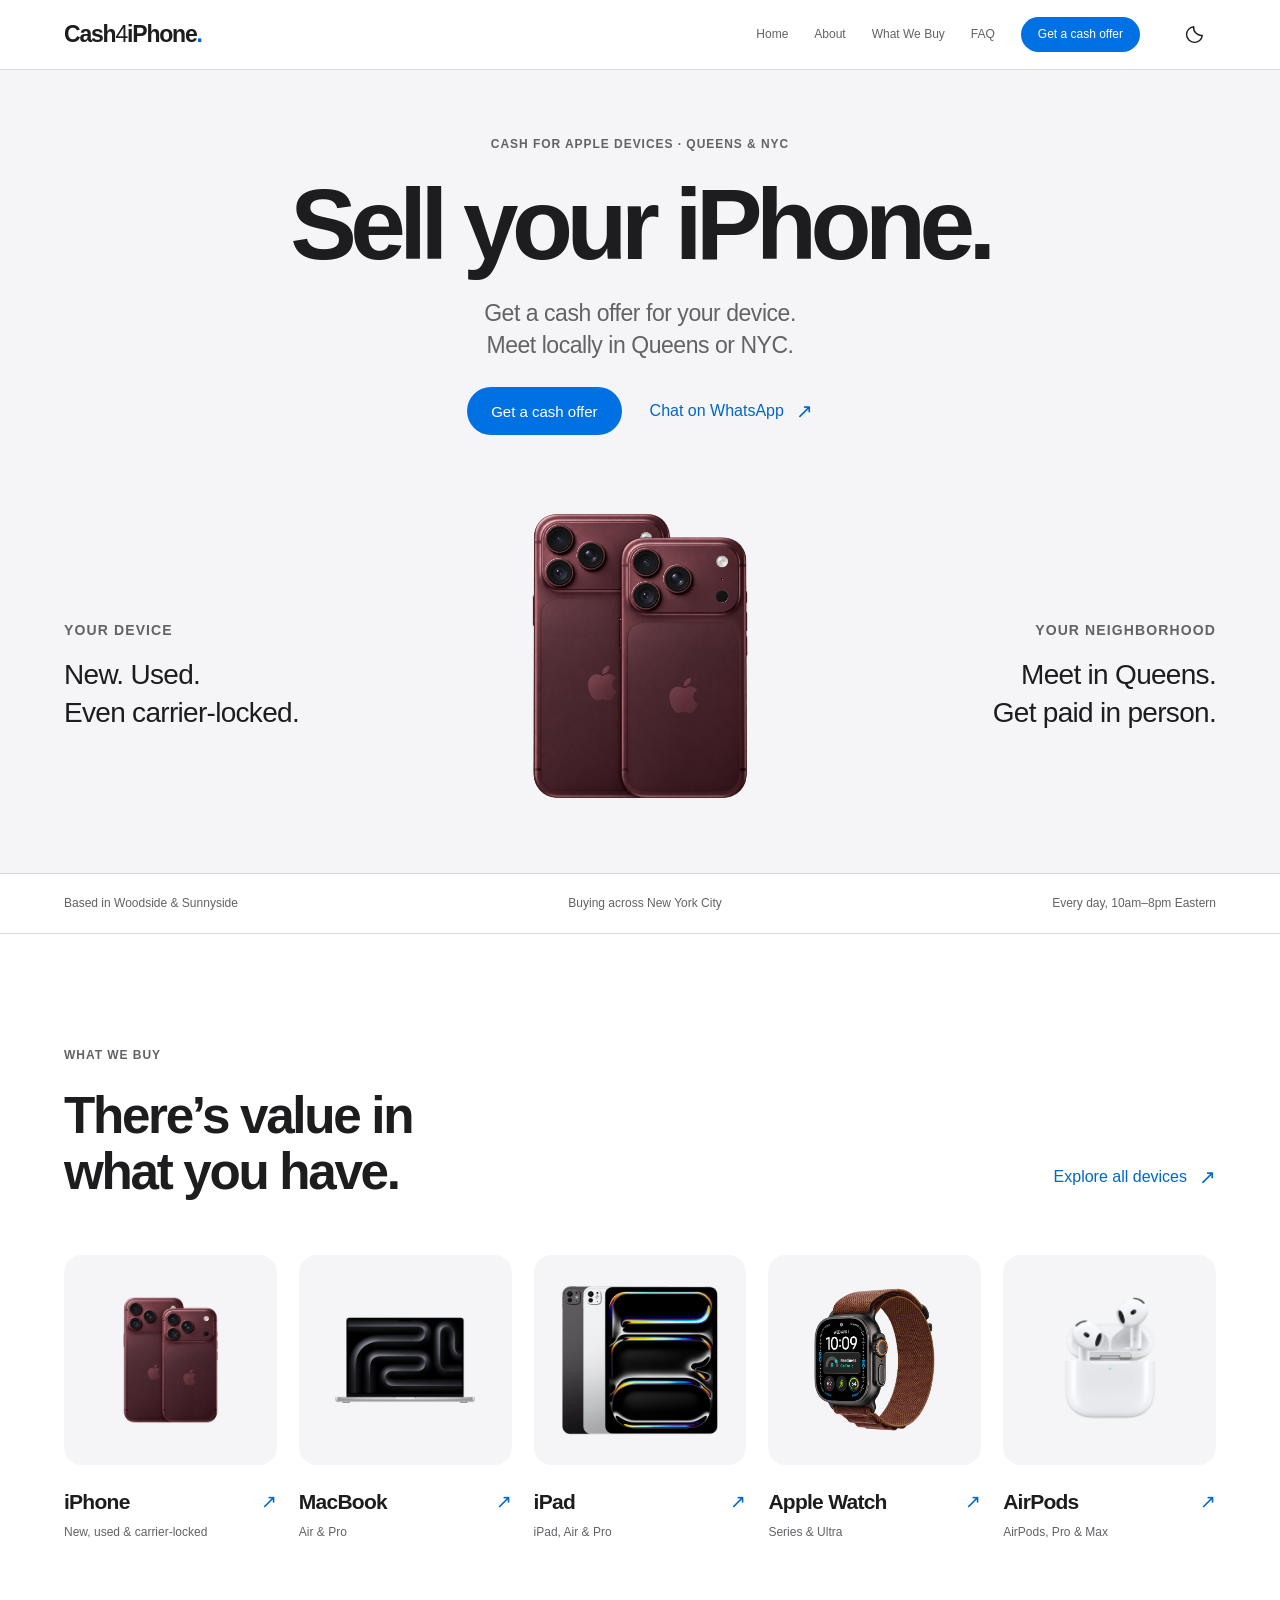
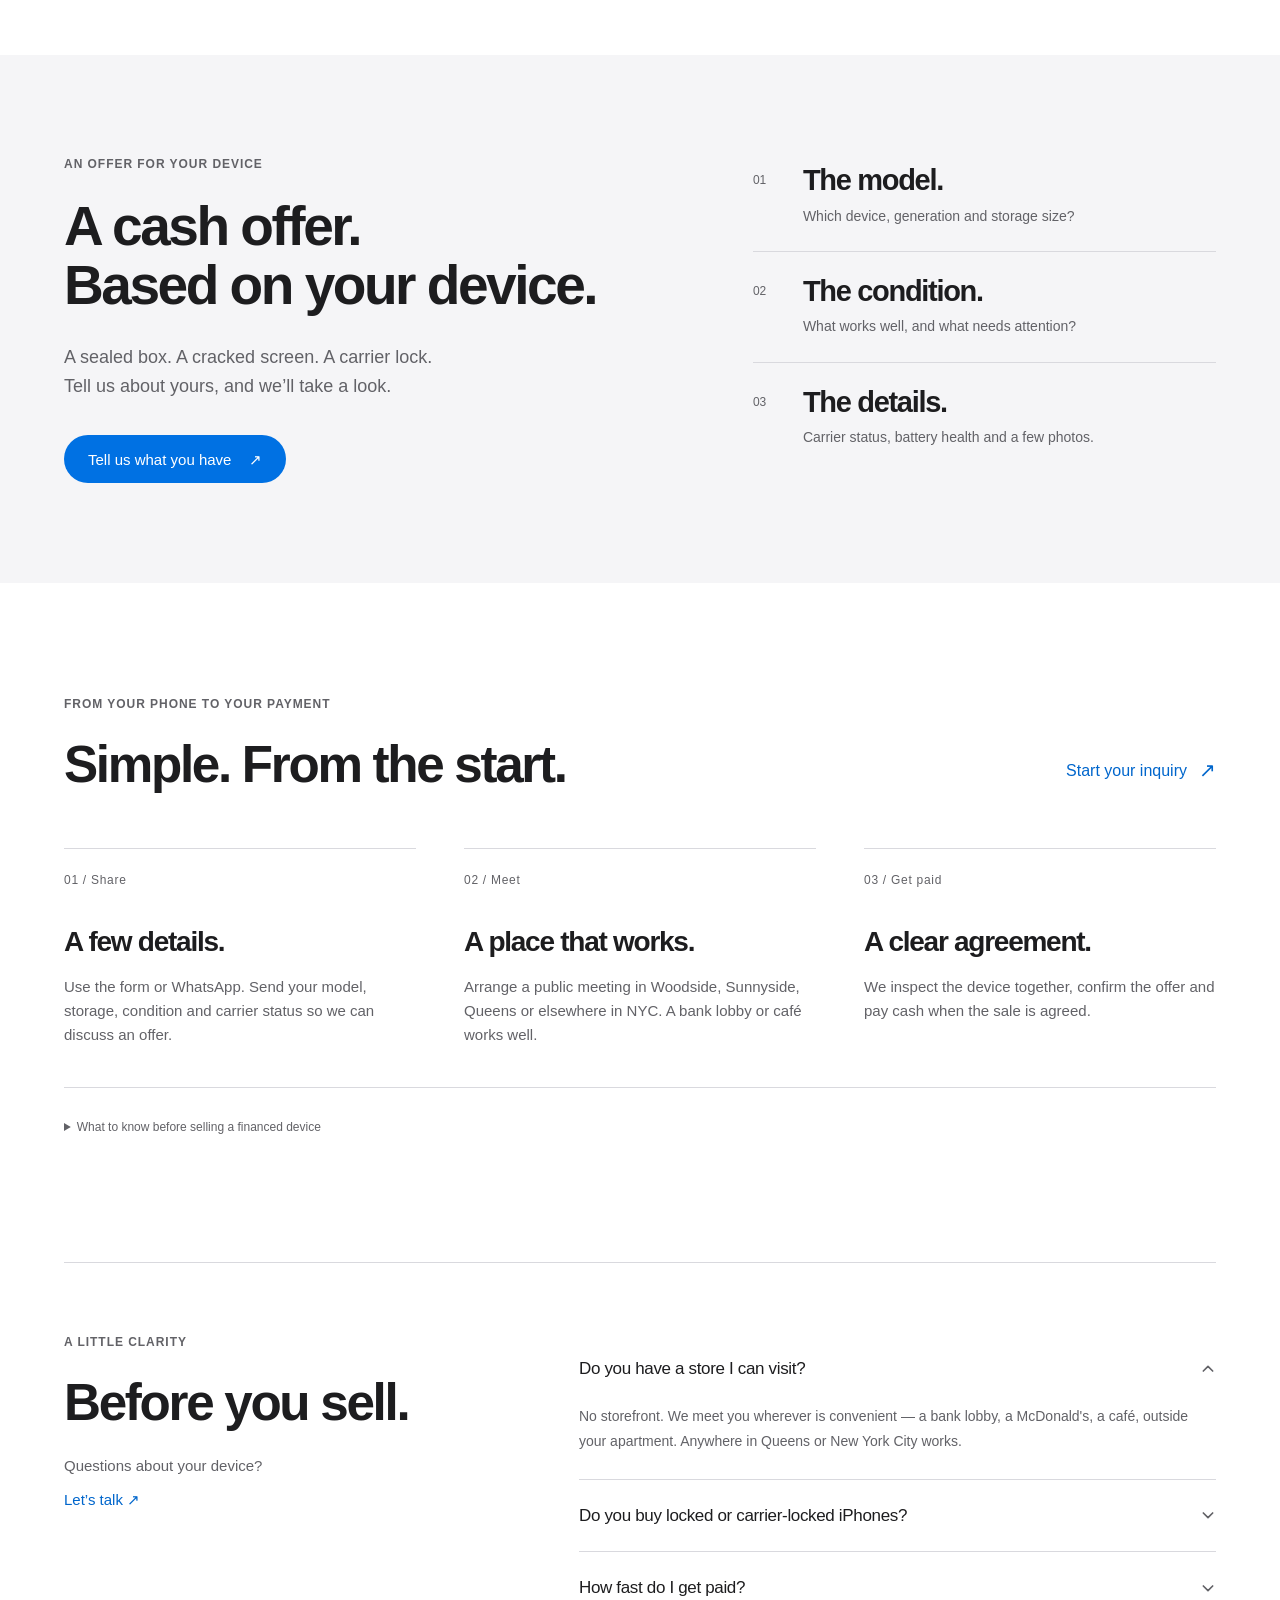
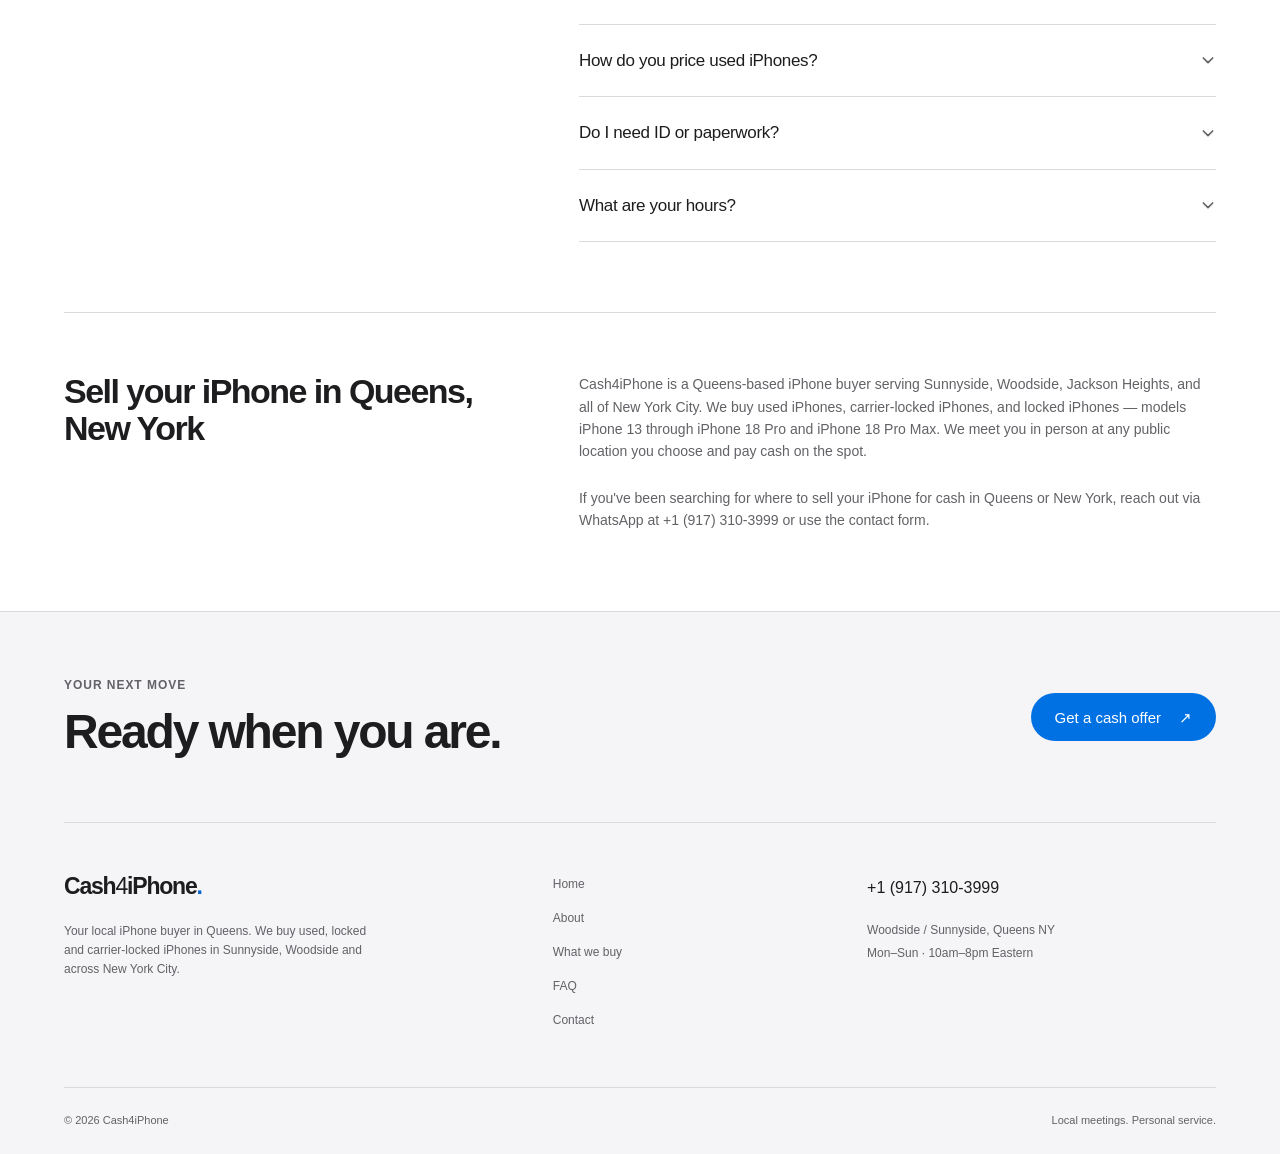
<file: index.html>
<!DOCTYPE html>
<html lang="en">
<head>
  <meta charset="UTF-8"/>
  <meta name="viewport" content="width=device-width,initial-scale=1.0"/>
  <title>Cash4iPhone — Sell Your iPhone for Cash in Queens, NY | Cash for Apple Devices</title>
  <meta name="description" content="Sell your new, used or carrier-locked iPhone for cash in Queens, Sunnyside, Woodside and NYC. Request an offer and arrange an in-person meeting with Cash4iPhone."/>
  <meta name="keywords" content="cash for iPhone Queens NY, sell iPhone for cash New York, cash4iphone Queens, cash for iphone NYC, iPhone buyer Queens NY, sell used iPhone NYC, locked iPhone buyer Queens, carrier locked iPhone buyer New York, sell iPhone same day cash Queens, cash4iphone, buy my iPhone Queens NY, sell iPhone Sunnyside Queens, cash for phones NYC, iPhone cash buyer near me New York"/>
  <link rel="canonical" href="https://cash4iphone.net/"/>

  <meta property="og:title" content="Cash4iPhone — Sell Your iPhone for Cash | Queens & NYC"/>
  <meta property="og:description" content="Sell your iPhone for cash in Queens and NYC. Request an offer and arrange a convenient in-person meeting."/>
  <meta property="og:type" content="website"/>
  <meta property="og:url" content="https://cash4iphone.net/"/>
  <meta property="og:locale" content="en_US"/>
  <meta property="og:image" content="https://cash4iphone.net/assets/images/iphone-18-lineup.webp"/>
  <meta property="og:site_name" content="Cash4iPhone"/>

  <script type="application/ld+json">
  {
    "@context": "https://schema.org",
    "@type": "WebSite",
    "name": "Cash4iPhone",
    "alternateName": ["Cash 4 iPhone", "cash4iphone.net"],
    "url": "https://cash4iphone.net/"
  }
  </script>

  <script type="application/ld+json">
  {
    "@context": "https://schema.org",
    "@type": "LocalBusiness",
    "name": "Cash4iPhone",
    "alternateName": "Cash 4 iPhone",
    "description": "Cash4iPhone is a cash for iPhone buyer in Queens. We pay instant cash for used iPhones, locked iPhones, and carrier-locked iPhones in Sunnyside, Woodside, and all of New York City.",
    "url": "https://cash4iphone.net",
    "telephone": "+19173103999",
    "address": {
      "@type": "PostalAddress",
      "addressLocality": "Woodside",
      "addressRegion": "NY",
      "postalCode": "11377",
      "addressCountry": "US"
    },
    "areaServed": [
      {"@type": "City", "name": "New York"},
      {"@type": "Neighborhood", "name": "Queens"},
      {"@type": "Neighborhood", "name": "Sunnyside"},
      {"@type": "Neighborhood", "name": "Woodside"}
    ],
    "openingHoursSpecification": {
      "@type": "OpeningHoursSpecification",
      "dayOfWeek": ["Monday","Tuesday","Wednesday","Thursday","Friday","Saturday","Sunday"],
      "opens": "10:00",
      "closes": "20:00"
    },
    "priceRange": "$$",
    "sameAs": ["https://wa.me/19173103999"]
  }
  </script>

  <link rel="icon" href="/favicon.ico" sizes="48x48"/>
  <link rel="icon" type="image/png" sizes="32x32" href="/favicon-32x32.png"/>
  <link rel="icon" type="image/png" sizes="16x16" href="/favicon-16x16.png"/>
  <link rel="apple-touch-icon" href="/apple-touch-icon.png"/>
  <link rel="manifest" href="/site.webmanifest"/>
  <meta name="theme-color" content="#ffffff"/>
  <script src="/theme.js"></script>
  <link rel="stylesheet" href="style.css"/>


<noscript><style>.hamburger{display:none!important}.mobile-menu{display:flex!important;position:static!important;flex-wrap:wrap}header nav{display:none!important}</style></noscript>
</head>
<body class="home-page">
<a class="skip-link" href="#main">Skip to content</a>

<header>
  <a href="/" class="logo" aria-label="Cash4iPhone home"><span class="brand-name">Cash<span>4</span>iPhone<span class="brand-period">.</span></span></a>
  <nav aria-label="Main navigation">
    <a href="/">Home</a>
    <a href="/about/">About</a>
    <a href="/products/">What We Buy</a>
    <a href="#faq">FAQ</a>
    <a href="/contact-us/" class="cta-nav">Get a cash offer</a>
  </nav>
  <div class="header-tools"><button type="button" class="theme-toggle" aria-label="Switch to dark mode" aria-pressed="false"><svg class="theme-moon" viewBox="0 0 24 24" fill="none" stroke="currentColor" stroke-width="1.6" stroke-linecap="round" stroke-linejoin="round" aria-hidden="true"><path d="M20.9 13A9 9 0 0 1 11 3.1 9 9 0 1 0 20.9 13Z"/></svg><svg class="theme-sun" viewBox="0 0 24 24" fill="none" stroke="currentColor" stroke-width="1.6" stroke-linecap="round" aria-hidden="true"><circle cx="12" cy="12" r="4"/><path d="M12 2v2m0 16v2M2 12h2m16 0h2M4.93 4.93l1.42 1.42m11.3 11.3 1.42 1.42m0-14.14-1.42 1.42M6.35 17.65l-1.42 1.42"/></svg></button><button class="hamburger" aria-label="Open menu" aria-expanded="false" aria-controls="mobile-menu"><span></span><span></span><span></span></button></div>
</header>
<div class="mobile-menu" id="mobile-menu">
  <a href="/">Home</a>
  <a href="/about/">About</a>
  <a href="/products/">What We Buy</a>
  <a href="#faq">FAQ</a>
  <a href="/contact-us/" class="cta-nav">Get a cash offer</a>
</div>

<main id="main">

<section class="home-hero"><div class="hero-intro"><p class="eyebrow">Cash for Apple devices · Queens & NYC</p><h1>Sell your iPhone.</h1><p class="hero-subtitle">Get a cash offer for your device.<br>Meet locally in Queens or NYC.</p><div class="hero-actions"><a href="/contact-us/" class="btn btn-primary">Get a cash offer</a><a href="https://wa.me/19173103999" class="text-link">Chat on WhatsApp <span aria-hidden="true">↗</span></a></div></div><div class="hero-stage section-inner"><div class="stage-note"><span class="small-label">Your device</span><p>New. Used.<br>Even carrier-locked.</p></div><img src="/assets/images/iphone-18-cutout.png" alt="iPhone 18 Pro Max and iPhone 18 Pro — sell your iPhone to Cash4iPhone" width="1085" height="1449" fetchpriority="high" loading="eager"><div class="stage-note"><span class="small-label">Your neighborhood</span><p>Meet in Queens.<br>Get paid in person.</p></div></div></section>
<div class="service-strip"><div class="section-inner"><p>Based in Woodside & Sunnyside</p><p>Buying across New York City</p><p>Every day, 10am–8pm Eastern</p></div></div>
<section class="device-discovery section-inner"><div class="section-heading"><div><p class="eyebrow">What we buy</p><h2 class="section-title">There’s value in<br>what you have.</h2></div><a href="/products/" class="text-link">Explore all devices <span aria-hidden="true">↗</span></a></div><div class="category-collection"><a class="category-tile" href="/products/#iphones"><div class="category-image"><img src="/assets/images/iphone-18-cutout.png" alt="iPhone" width="1085" height="1449" loading="lazy"></div><div class="category-title"><h3>iPhone</h3><span aria-hidden="true">↗</span></div><p>New, used & carrier-locked</p></a><a class="category-tile" href="/products/#macbooks"><div class="category-image"><img src="/assets/images/macbook-web.webp" alt="MacBook" width="800" height="800" loading="lazy"></div><div class="category-title"><h3>MacBook</h3><span aria-hidden="true">↗</span></div><p>Air & Pro</p></a><a class="category-tile" href="/products/#ipads"><div class="category-image"><img src="/assets/images/ipadpro-web.webp" alt="iPad" width="800" height="800" loading="lazy"></div><div class="category-title"><h3>iPad</h3><span aria-hidden="true">↗</span></div><p>iPad, Air & Pro</p></a><a class="category-tile" href="/products/#watches"><div class="category-image"><img src="/assets/images/watch-ultra-4-cutout.png" alt="Apple Watch" width="1254" height="1254" loading="lazy"></div><div class="category-title"><h3>Apple Watch</h3><span aria-hidden="true">↗</span></div><p>Series & Ultra</p></a><a class="category-tile" href="/products/#airpods"><div class="category-image"><img class="image-light" src="/assets/images/airpods-5.webp" alt="AirPods" width="653" height="653" loading="lazy"><img class="image-dark" src="/assets/images/airpods-5-dark.png" alt="AirPods 5 with their charging case" width="1254" height="1254" loading="lazy"></div><div class="category-title"><h3>AirPods</h3><span aria-hidden="true">↗</span></div><p>AirPods, Pro & Max</p></a></div></section>
<section class="offer-feature"><div class="section-inner"><div class="offer-feature-heading"><p class="eyebrow">An offer for your device</p><h2>A cash offer.<br>Based on your device.</h2><p>A sealed box. A cracked screen. A carrier lock.<br>Tell us about yours, and we’ll take a look.</p><a class="btn btn-white" href="/contact-us/">Tell us what you have <span aria-hidden="true">↗</span></a></div><div class="offer-factors"><div><span>01</span><h3>The model.</h3><p>Which device, generation and storage size?</p></div><div><span>02</span><h3>The condition.</h3><p>What works well, and what needs attention?</p></div><div><span>03</span><h3>The details.</h3><p>Carrier status, battery health and a few photos.</p></div></div></div></section>
<section class="journey section-inner" id="how-it-works"><div class="section-heading"><div><p class="eyebrow">From your phone to your payment</p><h2 class="section-title">Simple. From the start.</h2></div><a href="/contact-us/" class="text-link">Start your inquiry <span aria-hidden="true">↗</span></a></div><ol class="process-inline"><li><span>01 / Share</span><h3>A few details.</h3><p>Use the form or WhatsApp. Send your model, storage, condition and carrier status so we can discuss an offer.</p></li><li><span>02 / Meet</span><h3>A place that works.</h3><p>Arrange a public meeting in Woodside, Sunnyside, Queens or elsewhere in NYC. A bank lobby or café works well.</p></li><li><span>03 / Get paid</span><h3>A clear agreement.</h3><p>We inspect the device together, confirm the offer and pay cash when the sale is agreed.</p></li></ol><details class="seller-terms"><summary>What to know before selling a financed device</summary><p>We purchase your device only. Any remaining monthly installments on a financed phone are your sole responsibility, and we are not liable for payments owed to your carrier. Devices sold to us must not be reported as lost or stolen after the transaction in an attempt to file an insurance claim. Doing so is illegal. Any device reported as lost or stolen will be blocked and blacklisted, rendering it unusable.</p></details></section>
<!-- FAQ -->
<div class="section-inner" style="padding-bottom: 80px;">
  <div class="text-block">
    <div id="faq" class="faq-section">
      <div class="faq-heading"><p class="eyebrow">A little clarity</p><h2 class="section-title">Before you sell.</h2><p>Questions about your device?<br><a href="/contact-us/">Let’s talk <span aria-hidden="true">↗</span></a></p></div>
      <div class="faq-accordion">
        <div class="faq-item open">
          <button class="faq-question">
            <span>Do you have a store I can visit?</span>
            <svg class="faq-chevron" fill="none" stroke="currentColor" viewBox="0 0 24 24"><path stroke-linecap="round" stroke-linejoin="round" stroke-width="2.5" d="M19 9l-7 7-7-7"/></svg>
          </button>
          <div class="faq-answer"><p>No storefront. We meet you wherever is convenient — a bank lobby, a McDonald's, a café, outside your apartment. Anywhere in Queens or New York City works.</p></div>
        </div>
        <div class="faq-item">
          <button class="faq-question">
            <span>Do you buy locked or carrier-locked iPhones?</span>
            <svg class="faq-chevron" fill="none" stroke="currentColor" viewBox="0 0 24 24"><path stroke-linecap="round" stroke-linejoin="round" stroke-width="2.5" d="M19 9l-7 7-7-7"/></svg>
          </button>
          <div class="faq-answer"><p>Yes. Locked, carrier-locked, financed — we buy what other places won't. For financed devices, you're still responsible for paying off the remaining balance with the carrier, but we can still buy it from you.</p></div>
        </div>
        <div class="faq-item">
          <button class="faq-question">
            <span>How fast do I get paid?</span>
            <svg class="faq-chevron" fill="none" stroke="currentColor" viewBox="0 0 24 24"><path stroke-linecap="round" stroke-linejoin="round" stroke-width="2.5" d="M19 9l-7 7-7-7"/></svg>
          </button>
          <div class="faq-answer"><p>Right when we meet. Cash in hand after we check the device. No bank transfers, no waiting period.</p></div>
        </div>
        <div class="faq-item">
          <button class="faq-question">
            <span>How do you price used iPhones?</span>
            <svg class="faq-chevron" fill="none" stroke="currentColor" viewBox="0 0 24 24"><path stroke-linecap="round" stroke-linejoin="round" stroke-width="2.5" d="M19 9l-7 7-7-7"/></svg>
          </button>
          <div class="faq-answer"><p>Based on model, storage size, and condition. For used phones we give an estimate upfront — exact price confirmed when we see the device. Brand new sealed phones get an exact quote immediately. Send us a WhatsApp with the details.</p></div>
        </div>
        <div class="faq-item">
          <button class="faq-question">
            <span>Do I need ID or paperwork?</span>
            <svg class="faq-chevron" fill="none" stroke="currentColor" viewBox="0 0 24 24"><path stroke-linecap="round" stroke-linejoin="round" stroke-width="2.5" d="M19 9l-7 7-7-7"/></svg>
          </button>
          <div class="faq-answer"><p>No paperwork, no ID. Just make sure the device is yours to sell.</p></div>
        </div>
        <div class="faq-item">
          <button class="faq-question">
            <span>What are your hours?</span>
            <svg class="faq-chevron" fill="none" stroke="currentColor" viewBox="0 0 24 24"><path stroke-linecap="round" stroke-linejoin="round" stroke-width="2.5" d="M19 9l-7 7-7-7"/></svg>
          </button>
          <div class="faq-answer"><p>Monday through Sunday, 10am to 8pm Eastern. Message us outside those hours and we'll get back to you when we're back online.</p></div>
        </div>
      </div>
    </div>

    <div class="local-editorial">
      <h2 class="section-title">Sell your iPhone in Queens, New York</h2>
      <p>Cash4iPhone is a Queens-based iPhone buyer serving Sunnyside, Woodside, Jackson Heights, and all of New York City. We buy used iPhones, carrier-locked iPhones, and locked iPhones — models iPhone 13 through iPhone 18 Pro and iPhone 18 Pro Max. We meet you in person at any public location you choose and pay cash on the spot.</p>
      <p>If you've been searching for where to sell your iPhone for cash in Queens or New York, reach out via WhatsApp at +1 (917) 310-3999 or use the contact form.</p>
    </div>
  </div>
</div>

</main>



<footer><div class="section-inner"><div class="footer-invitation"><div><p class="eyebrow">Your next move</p><h2>Ready when you are.</h2></div><a href="/contact-us/" class="btn btn-primary">Get a cash offer <span aria-hidden="true">↗</span></a></div><div class="footer-content"><div class="footer-brand"><a href="/" class="logo" aria-label="Cash4iPhone home"><span class="brand-name">Cash<span>4</span>iPhone<span class="brand-period">.</span></span></a><p>Your local iPhone buyer in Queens. We buy used, locked and carrier-locked iPhones in Sunnyside, Woodside and across New York City.</p></div><nav aria-label="Footer navigation"><a href="/">Home</a><a href="/about/">About</a><a href="/products/">What we buy</a><a href="#faq">FAQ</a><a href="/contact-us/">Contact</a></nav><div class="footer-contact"><a href="https://wa.me/19173103999">+1 (917) 310-3999</a><p>Woodside / Sunnyside, Queens NY<br>Mon–Sun · 10am–8pm Eastern</p></div></div><div class="footer-bottom"><span>© 2026 Cash4iPhone</span><span>Local meetings. Personal service.</span></div></div></footer>


<script src="script.js"></script>
</body>
</html>
</file>
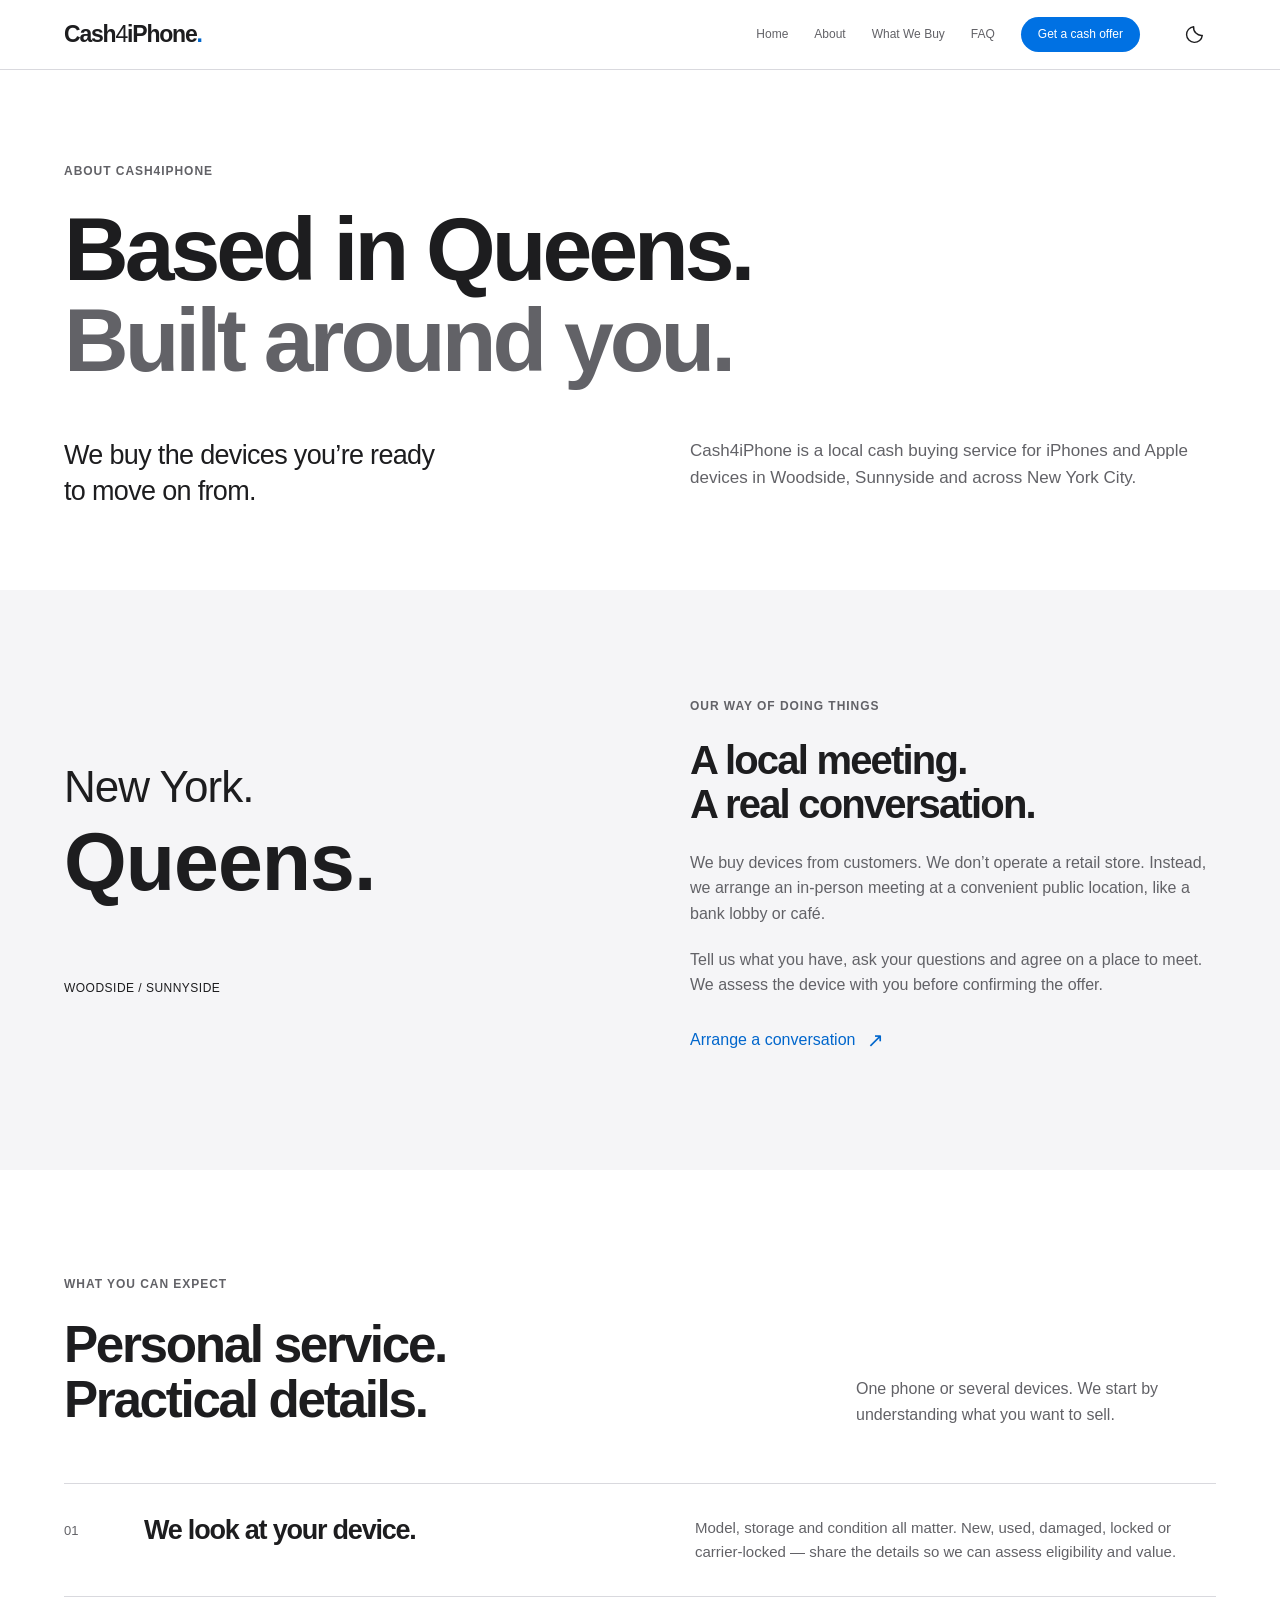
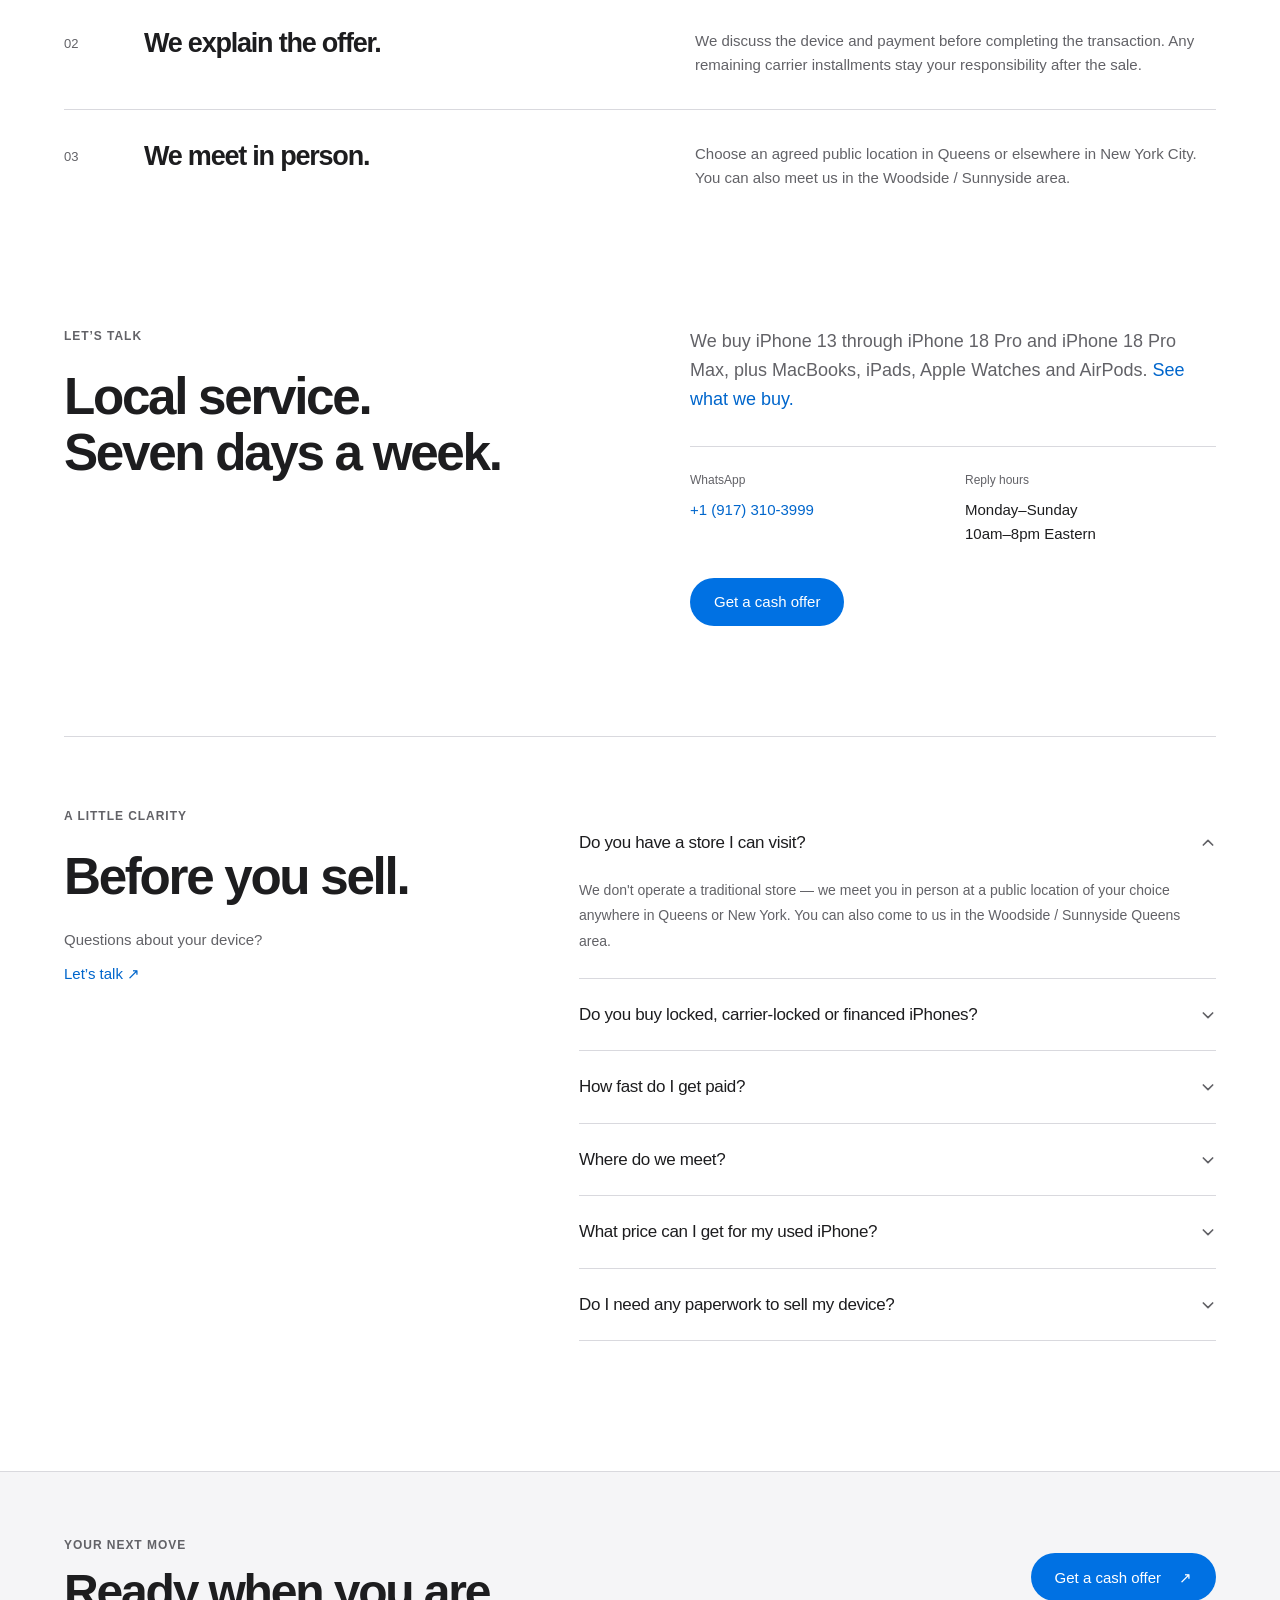
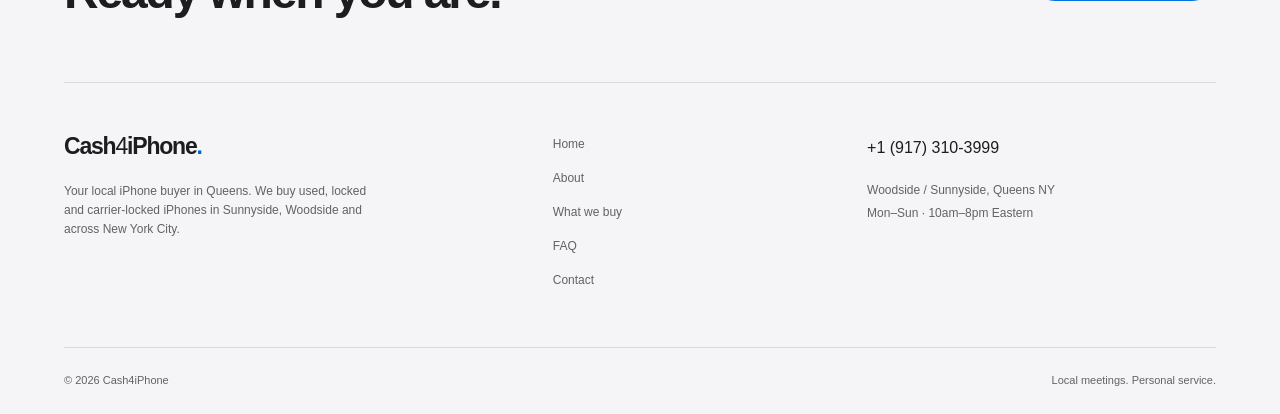
<file: about/index.html>
<!DOCTYPE html>
<html lang="en">
<head>
  <meta charset="UTF-8"/>
  <meta name="viewport" content="width=device-width,initial-scale=1.0"/>
  <title>About Cash4iPhone | iPhone Cash Buyer in Queens & NYC</title>
  <meta name="description" content="Cash4iPhone — Queens trusted iPhone buyer. We pay instant cash for used, locked & carrier-locked iPhones in Sunnyside, Woodside & all of NYC. Fast, safe, in-person."/>
  <meta name="keywords" content="Cash4iPhone about, cash for iPhone Queens NY, cash4iphone Queens, sell iPhone Queens NYC, iPhone buyer Sunnyside Queens, used iPhone buyer New York, locked iPhone buyer Queens, cash for iphone near me Queens"/>
  <link rel="canonical" href="https://cash4iphone.net/about/"/>
  <script src="/theme.js"></script>
  <link rel="stylesheet" href="/style.css"/>
    <!-- Favicon -->
  <link rel="icon" href="/favicon.ico" sizes="48x48"/>
  <link rel="icon" type="image/png" sizes="32x32" href="/favicon-32x32.png"/>
  <link rel="icon" type="image/png" sizes="16x16" href="/favicon-16x16.png"/>
  <link rel="apple-touch-icon" href="/apple-touch-icon.png"/>
  <link rel="manifest" href="/site.webmanifest"/>
  <meta name="msapplication-TileColor" content="#0a1628"/>
  <meta name="theme-color" content="#ffffff"/>

<noscript><style>.hamburger{display:none!important}.mobile-menu{display:flex!important;position:static!important;flex-wrap:wrap}header nav{display:none!important}</style></noscript>
</head>
<body class="about-page">
<a class="skip-link" href="#main">Skip to content</a>
<header>
  <a href="/" class="logo" aria-label="Cash4iPhone home"><span class="brand-name">Cash<span>4</span>iPhone<span class="brand-period">.</span></span></a>
  <nav aria-label="Main navigation">
    <a href="/">Home</a><a href="/about/">About</a><a href="/products/">What We Buy</a><a href="#faq">FAQ</a><a href="/contact-us/" class="cta-nav">Get a cash offer</a>
  </nav>
  <div class="header-tools"><button type="button" class="theme-toggle" aria-label="Switch to dark mode" aria-pressed="false"><svg class="theme-moon" viewBox="0 0 24 24" fill="none" stroke="currentColor" stroke-width="1.6" stroke-linecap="round" stroke-linejoin="round" aria-hidden="true"><path d="M20.9 13A9 9 0 0 1 11 3.1 9 9 0 1 0 20.9 13Z"/></svg><svg class="theme-sun" viewBox="0 0 24 24" fill="none" stroke="currentColor" stroke-width="1.6" stroke-linecap="round" aria-hidden="true"><circle cx="12" cy="12" r="4"/><path d="M12 2v2m0 16v2M2 12h2m16 0h2M4.93 4.93l1.42 1.42m11.3 11.3 1.42 1.42m0-14.14-1.42 1.42M6.35 17.65l-1.42 1.42"/></svg></button><button class="hamburger" aria-label="Open menu" aria-expanded="false" aria-controls="mobile-menu"><span></span><span></span><span></span></button></div>
</header>
<div class="mobile-menu" id="mobile-menu">
  <a href="/">Home</a><a href="/about/">About</a><a href="/products/">What We Buy</a><a href="#faq">FAQ</a><a href="/contact-us/" class="cta-nav">Get a cash offer</a>
</div>

<main id="main">
<section class="about-masthead section-inner"><p class="eyebrow">About Cash4iPhone</p><h1>Based in Queens.<br><span>Built around you.</span></h1><div class="about-lead"><p>We buy the devices you’re ready to move on from.</p><p>Cash4iPhone is a local cash buying service for iPhones and Apple devices in Woodside, Sunnyside and across New York City.</p></div></section>
<section class="local-feature"><div class="section-inner"><div class="local-type" aria-hidden="true"><span>New York.</span><strong>Queens.</strong><span>Woodside / Sunnyside</span></div><div class="local-copy"><p class="eyebrow">Our way of doing things</p><h2>A local meeting.<br>A real conversation.</h2><p>We buy devices from customers. We don’t operate a retail store. Instead, we arrange an in-person meeting at a convenient public location, like a bank lobby or café.</p><p>Tell us what you have, ask your questions and agree on a place to meet. We assess the device with you before confirming the offer.</p><a href="/contact-us/" class="text-link">Arrange a conversation <span aria-hidden="true">↗</span></a></div></div></section>
<section class="about-principles section-inner"><div class="section-heading"><div><p class="eyebrow">What you can expect</p><h2 class="section-title">Personal service.<br>Practical details.</h2></div><p>One phone or several devices. We start by understanding what you want to sell.</p></div><div class="principle-list"><article><span>01</span><h3>We look at your device.</h3><p>Model, storage and condition all matter. New, used, damaged, locked or carrier-locked — share the details so we can assess eligibility and value.</p></article><article><span>02</span><h3>We explain the offer.</h3><p>We discuss the device and payment before completing the transaction. Any remaining carrier installments stay your responsibility after the sale.</p></article><article><span>03</span><h3>We meet in person.</h3><p>Choose an agreed public location in Queens or elsewhere in New York City. You can also meet us in the Woodside / Sunnyside area.</p></article></div></section>
<section class="about-contact section-inner"><div><p class="eyebrow">Let’s talk</p><h2 class="section-title">Local service.<br>Seven days a week.</h2></div><div><p>We buy iPhone 13 through iPhone 18 Pro and iPhone 18 Pro Max, plus MacBooks, iPads, Apple Watches and AirPods. <a href="/products/">See what we buy.</a></p><dl class="business-details"><div><dt>WhatsApp</dt><dd><a href="https://wa.me/19173103999">+1 (917) 310-3999</a></dd></div><div><dt>Reply hours</dt><dd>Monday–Sunday<br>10am–8pm Eastern</dd></div></dl><a href="/contact-us/" class="btn btn-primary">Get a cash offer</a></div></section>
<!-- FAQ Section -->
<div class="section-inner" style="padding-bottom:60px;">
  <div class="text-block">
  <div id="faq" class="faq-section">
    
    <div class="faq-heading"><p class="eyebrow">A little clarity</p><h2 class="section-title">Before you sell.</h2><p>Questions about your device?<br><a href="/contact-us/">Let’s talk <span aria-hidden="true">↗</span></a></p></div>
    
    <div class="faq-accordion">
      <div class="faq-item open">
        <button class="faq-question">
          <span>Do you have a store I can visit?</span>
          <svg class="faq-chevron" fill="none" stroke="currentColor" viewBox="0 0 24 24"><path stroke-linecap="round" stroke-linejoin="round" stroke-width="2.5" d="M19 9l-7 7-7-7"/></svg>
        </button>
        <div class="faq-answer"><p>We don't operate a traditional store — we meet you in person at a public location of your choice anywhere in Queens or New York. You can also come to us in the Woodside / Sunnyside Queens area.</p></div>
      </div>
      <div class="faq-item">
        <button class="faq-question">
          <span>Do you buy locked, carrier-locked or financed iPhones?</span>
          <svg class="faq-chevron" fill="none" stroke="currentColor" viewBox="0 0 24 24"><path stroke-linecap="round" stroke-linejoin="round" stroke-width="2.5" d="M19 9l-7 7-7-7"/></svg>
        </button>
        <div class="faq-answer"><p>Yes! We buy carrier-locked iPhones, locked and financed iPhones that other buyers won't touch. For financed devices — we can buy them, but paying the remaining monthly installments to the carrier remains your responsibility. Contact us via WhatsApp for a quote.</p></div>
      </div>
      <div class="faq-item">
        <button class="faq-question">
          <span>How fast do I get paid?</span>
          <svg class="faq-chevron" fill="none" stroke="currentColor" viewBox="0 0 24 24"><path stroke-linecap="round" stroke-linejoin="round" stroke-width="2.5" d="M19 9l-7 7-7-7"/></svg>
        </button>
        <div class="faq-answer"><p>Instantly — cash in hand the moment we meet and inspect your device. No waiting, no bank transfers, no delays.</p></div>
      </div>
      <div class="faq-item">
        <button class="faq-question">
          <span>Where do we meet?</span>
          <svg class="faq-chevron" fill="none" stroke="currentColor" viewBox="0 0 24 24"><path stroke-linecap="round" stroke-linejoin="round" stroke-width="2.5" d="M19 9l-7 7-7-7"/></svg>
        </button>
        <div class="faq-answer"><p>Anywhere safe and public works — a bank lobby, McDonald's, Starbucks, or any spot in Queens, Sunnyside, or New York City. We come to you.</p></div>
      </div>
      <div class="faq-item">
        <button class="faq-question">
          <span>What price can I get for my used iPhone?</span>
          <svg class="faq-chevron" fill="none" stroke="currentColor" viewBox="0 0 24 24"><path stroke-linecap="round" stroke-linejoin="round" stroke-width="2.5" d="M19 9l-7 7-7-7"/></svg>
        </button>
        <div class="faq-answer"><p>For used phones we give an approximate price based on model, condition, and storage. For brand new unused phones we can give you an exact price. WhatsApp us with your device details for a fast quote.</p></div>
      </div>
      <div class="faq-item">
        <button class="faq-question">
          <span>Do I need any paperwork to sell my device?</span>
          <svg class="faq-chevron" fill="none" stroke="currentColor" viewBox="0 0 24 24"><path stroke-linecap="round" stroke-linejoin="round" stroke-width="2.5" d="M19 9l-7 7-7-7"/></svg>
        </button>
        <div class="faq-answer"><p>No paperwork or ID needed — just make sure it's your own device.</p></div>
      </div>
    </div>
  </div>
  </div>
</div>
</main>

<footer><div class="section-inner"><div class="footer-invitation"><div><p class="eyebrow">Your next move</p><h2>Ready when you are.</h2></div><a href="/contact-us/" class="btn btn-primary">Get a cash offer <span aria-hidden="true">↗</span></a></div><div class="footer-content"><div class="footer-brand"><a href="/" class="logo" aria-label="Cash4iPhone home"><span class="brand-name">Cash<span>4</span>iPhone<span class="brand-period">.</span></span></a><p>Your local iPhone buyer in Queens. We buy used, locked and carrier-locked iPhones in Sunnyside, Woodside and across New York City.</p></div><nav aria-label="Footer navigation"><a href="/">Home</a><a href="/about/">About</a><a href="/products/">What we buy</a><a href="#faq">FAQ</a><a href="/contact-us/">Contact</a></nav><div class="footer-contact"><a href="https://wa.me/19173103999">+1 (917) 310-3999</a><p>Woodside / Sunnyside, Queens NY<br>Mon–Sun · 10am–8pm Eastern</p></div></div><div class="footer-bottom"><span>© 2026 Cash4iPhone</span><span>Local meetings. Personal service.</span></div></div></footer>

<script src="/script.js"></script>
</body>
</html>
</file>
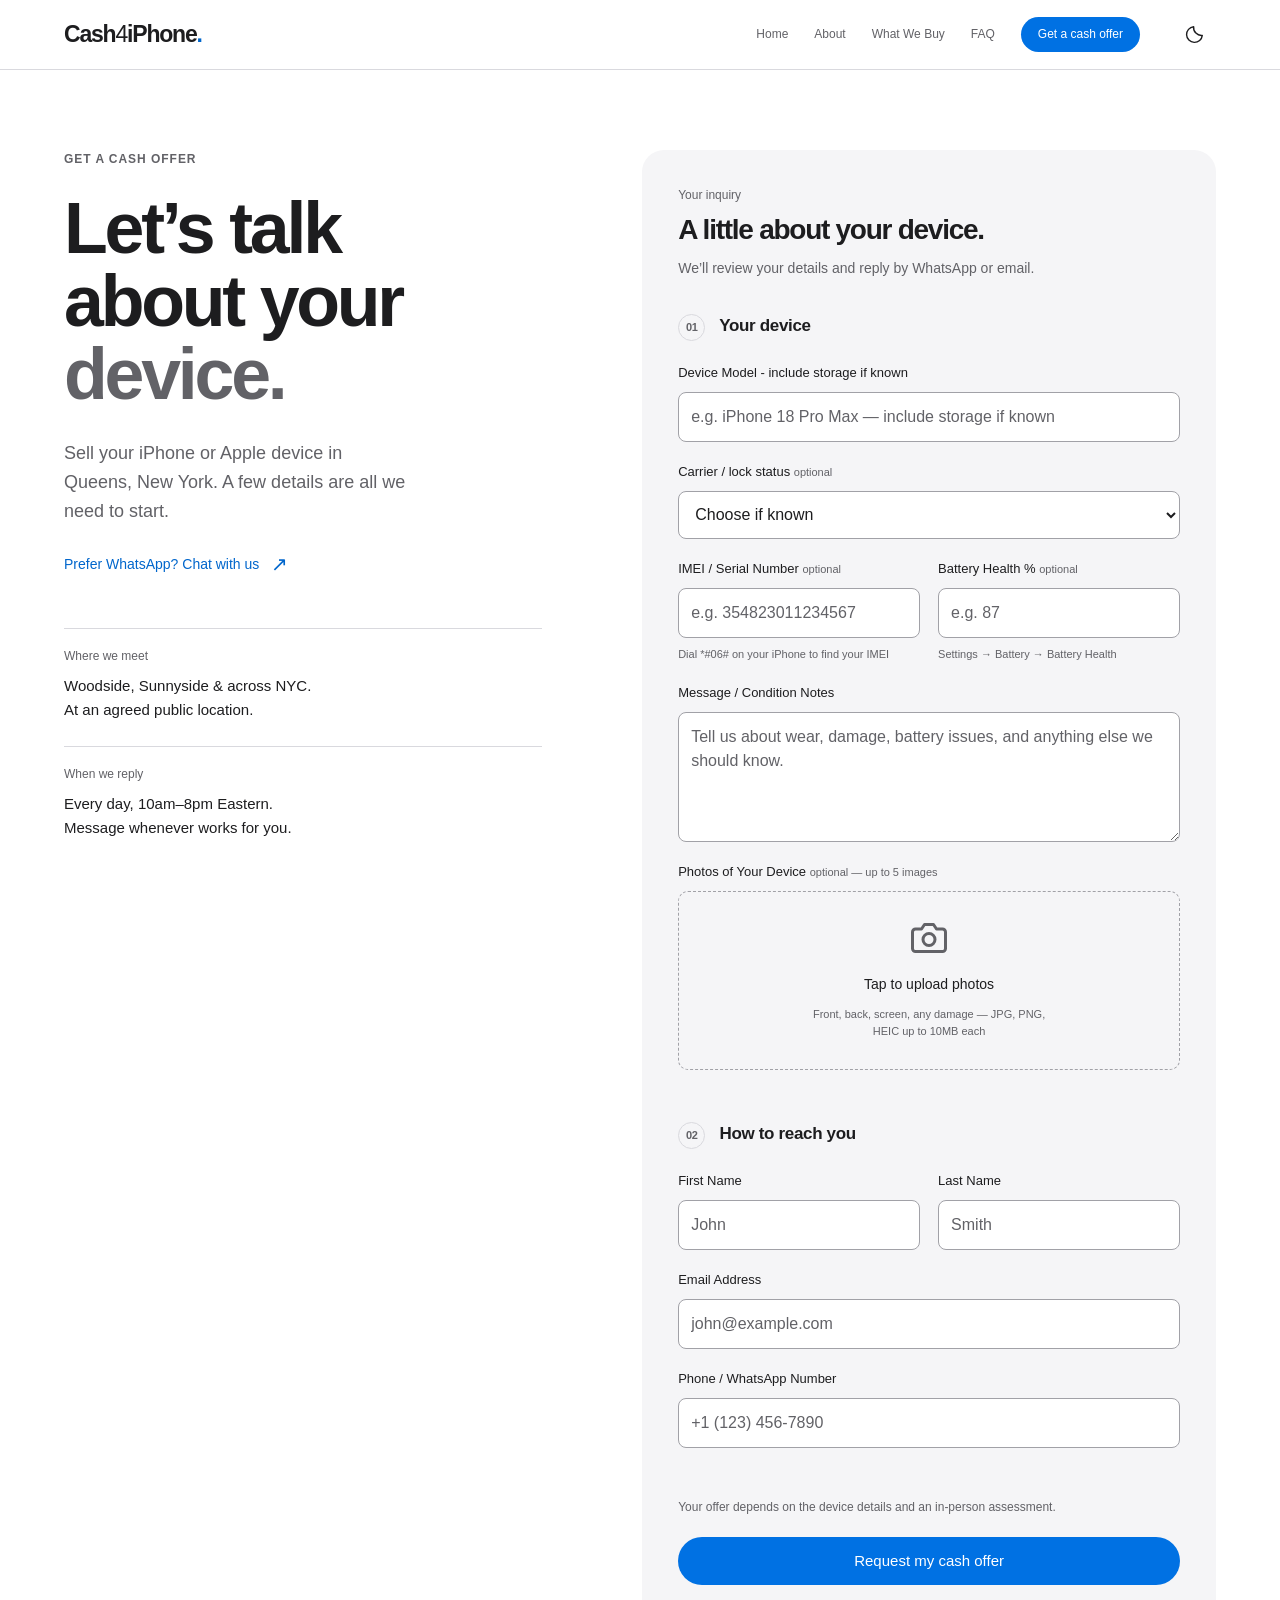
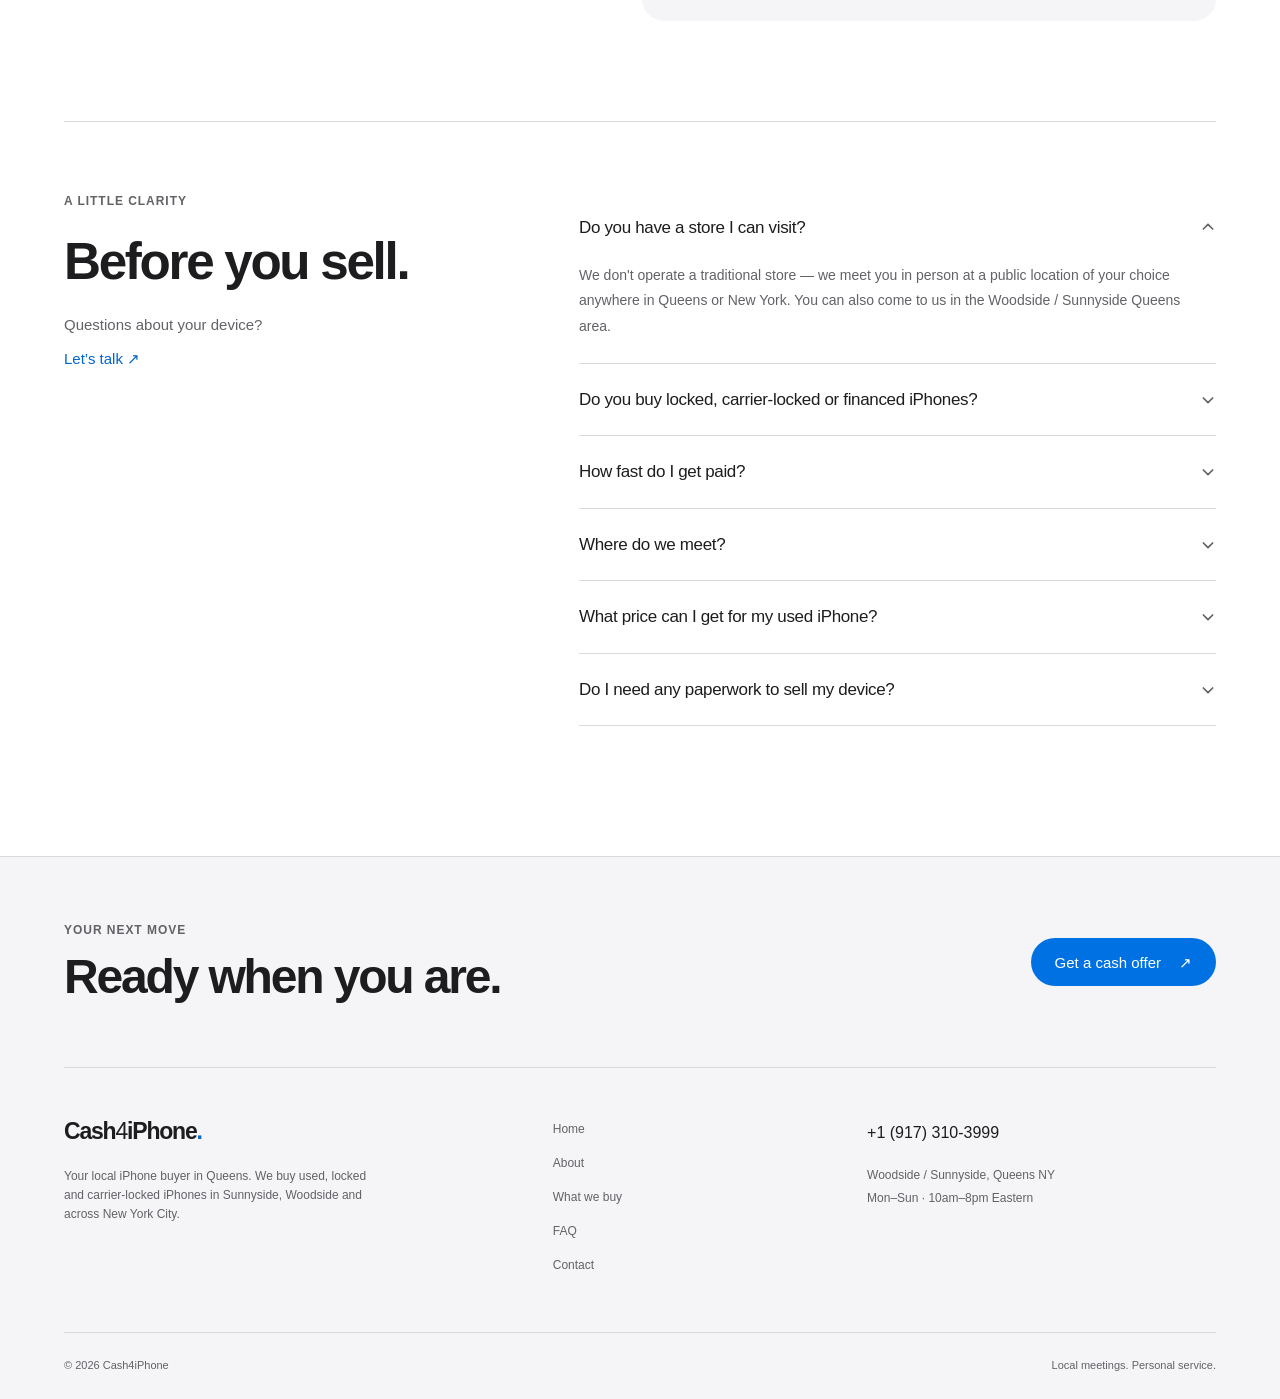
<file: contact-us/index.html>
<!DOCTYPE html>
<html lang="en">
<head>
  <meta charset="UTF-8"/>
  <meta name="viewport" content="width=device-width,initial-scale=1.0"/>
  <title>Sell Your iPhone for Cash in Queens NY | Contact Cash4iPhone</title>
  <meta name="description" content="Ready to sell your iPhone in Queens or New York? Contact Cash4iPhone — cash for iPhones on the spot. We buy used, locked & carrier-locked iPhones. Request a quote on WhatsApp."/>
  <meta name="keywords" content="sell iPhone for cash Queens NY, cash for iPhone New York, cash4iphone Queens NY, iPhone buyer near me Queens, sell iPhone Sunnyside Queens, cash for iPhones NYC, sell locked iPhone Queens, WhatsApp iPhone buyer Queens"/>
  <link rel="canonical" href="https://cash4iphone.net/contact-us/"/>
  <script src="/theme.js"></script>
  <link rel="stylesheet" href="/style.css"/>
    <!-- Favicon -->
  <link rel="icon" href="/favicon.ico" sizes="48x48"/>
  <link rel="icon" type="image/png" sizes="32x32" href="/favicon-32x32.png"/>
  <link rel="icon" type="image/png" sizes="16x16" href="/favicon-16x16.png"/>
  <link rel="apple-touch-icon" href="/apple-touch-icon.png"/>
  <link rel="manifest" href="/site.webmanifest"/>
  <meta name="msapplication-TileColor" content="#0a1628"/>
  <meta name="theme-color" content="#ffffff"/>

<noscript><style>.hamburger{display:none!important}.mobile-menu{display:flex!important;position:static!important;flex-wrap:wrap}header nav{display:none!important}</style></noscript>
</head>
<body class="contact-us-page">
<a class="skip-link" href="#main">Skip to content</a>
<header>
  <a href="/" class="logo" aria-label="Cash4iPhone home"><span class="brand-name">Cash<span>4</span>iPhone<span class="brand-period">.</span></span></a>
  <nav aria-label="Main navigation">
    <a href="/">Home</a><a href="/about/">About</a><a href="/products/">What We Buy</a><a href="#faq">FAQ</a><a href="/contact-us/" class="cta-nav">Get a cash offer</a>
  </nav>
  <div class="header-tools"><button type="button" class="theme-toggle" aria-label="Switch to dark mode" aria-pressed="false"><svg class="theme-moon" viewBox="0 0 24 24" fill="none" stroke="currentColor" stroke-width="1.6" stroke-linecap="round" stroke-linejoin="round" aria-hidden="true"><path d="M20.9 13A9 9 0 0 1 11 3.1 9 9 0 1 0 20.9 13Z"/></svg><svg class="theme-sun" viewBox="0 0 24 24" fill="none" stroke="currentColor" stroke-width="1.6" stroke-linecap="round" aria-hidden="true"><circle cx="12" cy="12" r="4"/><path d="M12 2v2m0 16v2M2 12h2m16 0h2M4.93 4.93l1.42 1.42m11.3 11.3 1.42 1.42m0-14.14-1.42 1.42M6.35 17.65l-1.42 1.42"/></svg></button><button class="hamburger" aria-label="Open menu" aria-expanded="false" aria-controls="mobile-menu"><span></span><span></span><span></span></button></div>
</header>
<div class="mobile-menu" id="mobile-menu">
  <a href="/">Home</a><a href="/about/">About</a><a href="/products/">What We Buy</a><a href="#faq">FAQ</a><a href="/contact-us/" class="cta-nav">Get a cash offer</a>
</div>

<main id="main">
<section class="section-inner contact-layout"><aside class="contact-intro"><p class="eyebrow">Get a cash offer</p><h1>Let’s talk <br>about your <br><span>device.</span></h1><p class="contact-lead">Sell your iPhone or Apple device in Queens, New York. A few details are all we need to start.</p><a href="https://wa.me/19173103999" class="text-link">Prefer WhatsApp? Chat with us <span aria-hidden="true">↗</span></a><dl class="contact-facts"><div><dt>Where we meet</dt><dd>Woodside, Sunnyside & across NYC.<br>At an agreed public location.</dd></div><div><dt>When we reply</dt><dd>Every day, 10am–8pm Eastern.<br>Message whenever works for you.</dd></div></dl></aside>
        <div class="contact-form-card">
          <p class="contact-hours-note">Your inquiry</p>
          
          <h2 class="form-title">A little about your device.</h2><p class="form-description">We’ll review your details and reply by WhatsApp or email.</p>
          <div id="form-success" role="status" tabindex="-1" style="display:none;text-align:center;padding:48px 24px;"><h3 style="font-size:1.6rem;font-weight:800;color:var(--text);margin-bottom:12px;">Thank you!</h3><p style="color:var(--text-muted);font-size:15px;font-weight:500;">We have received your message and will get back to you shortly via WhatsApp or email.</p><a href="https://wa.me/19173103999" target="_blank" rel="noopener" class="btn btn-green" style="margin-top:28px;">Chat on WhatsApp</a></div>
          <p id="form-error" class="form-error" role="alert" hidden></p>
          <form id="contact-form" action="https://formspree.io/f/xqewakwp" method="POST">
<fieldset><legend><span>01</span> Your device</legend>            <div class="form-group">
              <label for="device">Device Model - include storage if known</label>
              <input type="text" id="device" name="device" required placeholder="e.g. iPhone 18 Pro Max — include storage if known"/>
            </div>

            <div class="form-group"><label for="carrier">Carrier / lock status <span class="field-hint">optional</span></label><select id="carrier" name="carrier_status"><option value="">Choose if known</option><option>Unlocked</option><option>Carrier-locked</option><option>Financed</option><option>Not sure</option><option>Not applicable</option></select></div>
            <div class="form-row">
              <div class="form-group">
                <label for="imei">IMEI / Serial Number <span class="field-hint">optional</span></label>
                <input type="text" id="imei" name="imei_serial" placeholder="e.g. 354823011234567" maxlength="20"/>
                <span class="field-tip"> Dial *#06# on your iPhone to find your IMEI</span>
              </div>
              <div class="form-group">
                <label for="battery">Battery Health % <span class="field-hint">optional</span></label>
                <input type="number" id="battery" name="battery_health" placeholder="e.g. 87" min="1" max="100"/>
                <span class="field-tip">Settings → Battery → Battery Health</span>
              </div>
            </div>

            <div class="form-group">
              <label for="message">Message / Condition Notes</label>
              <textarea id="message" name="message" placeholder="Tell us about wear, damage, battery issues, and anything else we should know." required></textarea>
            </div>

            <div class="form-group">
              <label for="photos-input">Photos of Your Device <span class="field-hint">optional — up to 5 images</span></label>

              <!-- Uploadcare hidden input — populated by JS after upload, sent to Formspree as a URL -->
              <input type="hidden" name="photos" id="uc-hidden"/>

              <!-- Our custom upload UI -->
              <div class="upload-area" id="upload-area">
                <input type="file" id="photos-input" accept="image/*" multiple class="upload-input"/>
                <div class="upload-body" id="upload-body">
                  <div class="upload-icon" style="color:var(--text-muted);">
                    <svg width="36" height="36" viewBox="0 0 24 24" fill="none" stroke="currentColor" stroke-width="2" stroke-linecap="round" stroke-linejoin="round"><path d="M23 19a2 2 0 01-2 2H3a2 2 0 01-2-2V8a2 2 0 012-2h4l2-3h6l2 3h4a2 2 0 012 2z"/><circle cx="12" cy="13" r="4"/></svg>
                  </div>
                  <p class="upload-title">Tap to upload photos</p>
                  <p class="upload-sub">Front, back, screen, any damage — JPG, PNG, HEIC up to 10MB each</p>
                </div>
                <div class="upload-preview" id="upload-preview"></div>
                <div class="upload-count" id="upload-count"></div>
              </div>

            </div>
</fieldset><fieldset><legend><span>02</span> How to reach you</legend>            <div class="form-row">
              <div class="form-group">
                <label for="fname">First Name</label>
                <input type="text" autocomplete="given-name" id="fname" name="first_name" placeholder="John" required/>
              </div>
              <div class="form-group">
                <label for="lname">Last Name</label>
                <input type="text" autocomplete="family-name" id="lname" name="last_name" placeholder="Smith"/>
              </div>
            </div>
            <div class="form-group">
              <label for="email">Email Address</label>
              <input type="email" autocomplete="email" id="email" name="email" placeholder="john@example.com" required/>
            </div>
            <div class="form-group">
              <label for="phone">Phone / WhatsApp Number</label>
              <div class="phone-input-wrap">
                
                <input type="tel" autocomplete="tel" id="phone" name="phone" placeholder="+1 (123) 456-7890"/>
              </div>
            </div>
</fieldset>            <p class="form-note">Your offer depends on the device details and an in-person assessment.</p>
            <button type="submit" class="btn btn-primary" style="width:100%;justify-content:center;">Request my cash offer</button>
          </form>
        </div>
  </section>


<!-- FAQ Section -->
<div class="section-inner" style="padding-bottom:60px;">
  <div class="text-block">
  <div id="faq" class="faq-section">
    
    <div class="faq-heading"><p class="eyebrow">A little clarity</p><h2 class="section-title">Before you sell.</h2><p>Questions about your device?<br><a href="/contact-us/">Let’s talk <span aria-hidden="true">↗</span></a></p></div>
    
    <div class="faq-accordion">
      <div class="faq-item open">
        <button class="faq-question">
          <span>Do you have a store I can visit?</span>
          <svg class="faq-chevron" fill="none" stroke="currentColor" viewBox="0 0 24 24"><path stroke-linecap="round" stroke-linejoin="round" stroke-width="2.5" d="M19 9l-7 7-7-7"/></svg>
        </button>
        <div class="faq-answer"><p>We don't operate a traditional store — we meet you in person at a public location of your choice anywhere in Queens or New York. You can also come to us in the Woodside / Sunnyside Queens area.</p></div>
      </div>
      <div class="faq-item">
        <button class="faq-question">
          <span>Do you buy locked, carrier-locked or financed iPhones?</span>
          <svg class="faq-chevron" fill="none" stroke="currentColor" viewBox="0 0 24 24"><path stroke-linecap="round" stroke-linejoin="round" stroke-width="2.5" d="M19 9l-7 7-7-7"/></svg>
        </button>
        <div class="faq-answer"><p>Yes! We buy carrier-locked iPhones, locked and financed iPhones that other buyers won't touch. For financed devices — we can buy them, but paying the remaining monthly installments to the carrier remains your responsibility. Contact us via WhatsApp for a quote.</p></div>
      </div>
      <div class="faq-item">
        <button class="faq-question">
          <span>How fast do I get paid?</span>
          <svg class="faq-chevron" fill="none" stroke="currentColor" viewBox="0 0 24 24"><path stroke-linecap="round" stroke-linejoin="round" stroke-width="2.5" d="M19 9l-7 7-7-7"/></svg>
        </button>
        <div class="faq-answer"><p>Instantly — cash in hand the moment we meet and inspect your device. No waiting, no bank transfers, no delays.</p></div>
      </div>
      <div class="faq-item">
        <button class="faq-question">
          <span>Where do we meet?</span>
          <svg class="faq-chevron" fill="none" stroke="currentColor" viewBox="0 0 24 24"><path stroke-linecap="round" stroke-linejoin="round" stroke-width="2.5" d="M19 9l-7 7-7-7"/></svg>
        </button>
        <div class="faq-answer"><p>Anywhere safe and public works — a bank lobby, McDonald's, Starbucks, or any spot in Queens, Sunnyside, or New York City. We come to you.</p></div>
      </div>
      <div class="faq-item">
        <button class="faq-question">
          <span>What price can I get for my used iPhone?</span>
          <svg class="faq-chevron" fill="none" stroke="currentColor" viewBox="0 0 24 24"><path stroke-linecap="round" stroke-linejoin="round" stroke-width="2.5" d="M19 9l-7 7-7-7"/></svg>
        </button>
        <div class="faq-answer"><p>For used phones we give an approximate price based on model, condition, and storage. For brand new unused phones we can give you an exact price. WhatsApp us with your device details for a fast quote.</p></div>
      </div>
      <div class="faq-item">
        <button class="faq-question">
          <span>Do I need any paperwork to sell my device?</span>
          <svg class="faq-chevron" fill="none" stroke="currentColor" viewBox="0 0 24 24"><path stroke-linecap="round" stroke-linejoin="round" stroke-width="2.5" d="M19 9l-7 7-7-7"/></svg>
        </button>
        <div class="faq-answer"><p>No paperwork or ID needed — just make sure it's your own device.</p></div>
      </div>
    </div>
  </div>
  </div>
</div>
</main>

<footer><div class="section-inner"><div class="footer-invitation"><div><p class="eyebrow">Your next move</p><h2>Ready when you are.</h2></div><a href="/contact-us/" class="btn btn-primary">Get a cash offer <span aria-hidden="true">↗</span></a></div><div class="footer-content"><div class="footer-brand"><a href="/" class="logo" aria-label="Cash4iPhone home"><span class="brand-name">Cash<span>4</span>iPhone<span class="brand-period">.</span></span></a><p>Your local iPhone buyer in Queens. We buy used, locked and carrier-locked iPhones in Sunnyside, Woodside and across New York City.</p></div><nav aria-label="Footer navigation"><a href="/">Home</a><a href="/about/">About</a><a href="/products/">What we buy</a><a href="#faq">FAQ</a><a href="/contact-us/">Contact</a></nav><div class="footer-contact"><a href="https://wa.me/19173103999">+1 (917) 310-3999</a><p>Woodside / Sunnyside, Queens NY<br>Mon–Sun · 10am–8pm Eastern</p></div></div><div class="footer-bottom"><span>© 2026 Cash4iPhone</span><span>Local meetings. Personal service.</span></div></div></footer>

<script src="/script.js"></script>
</body>
</html>
</file>
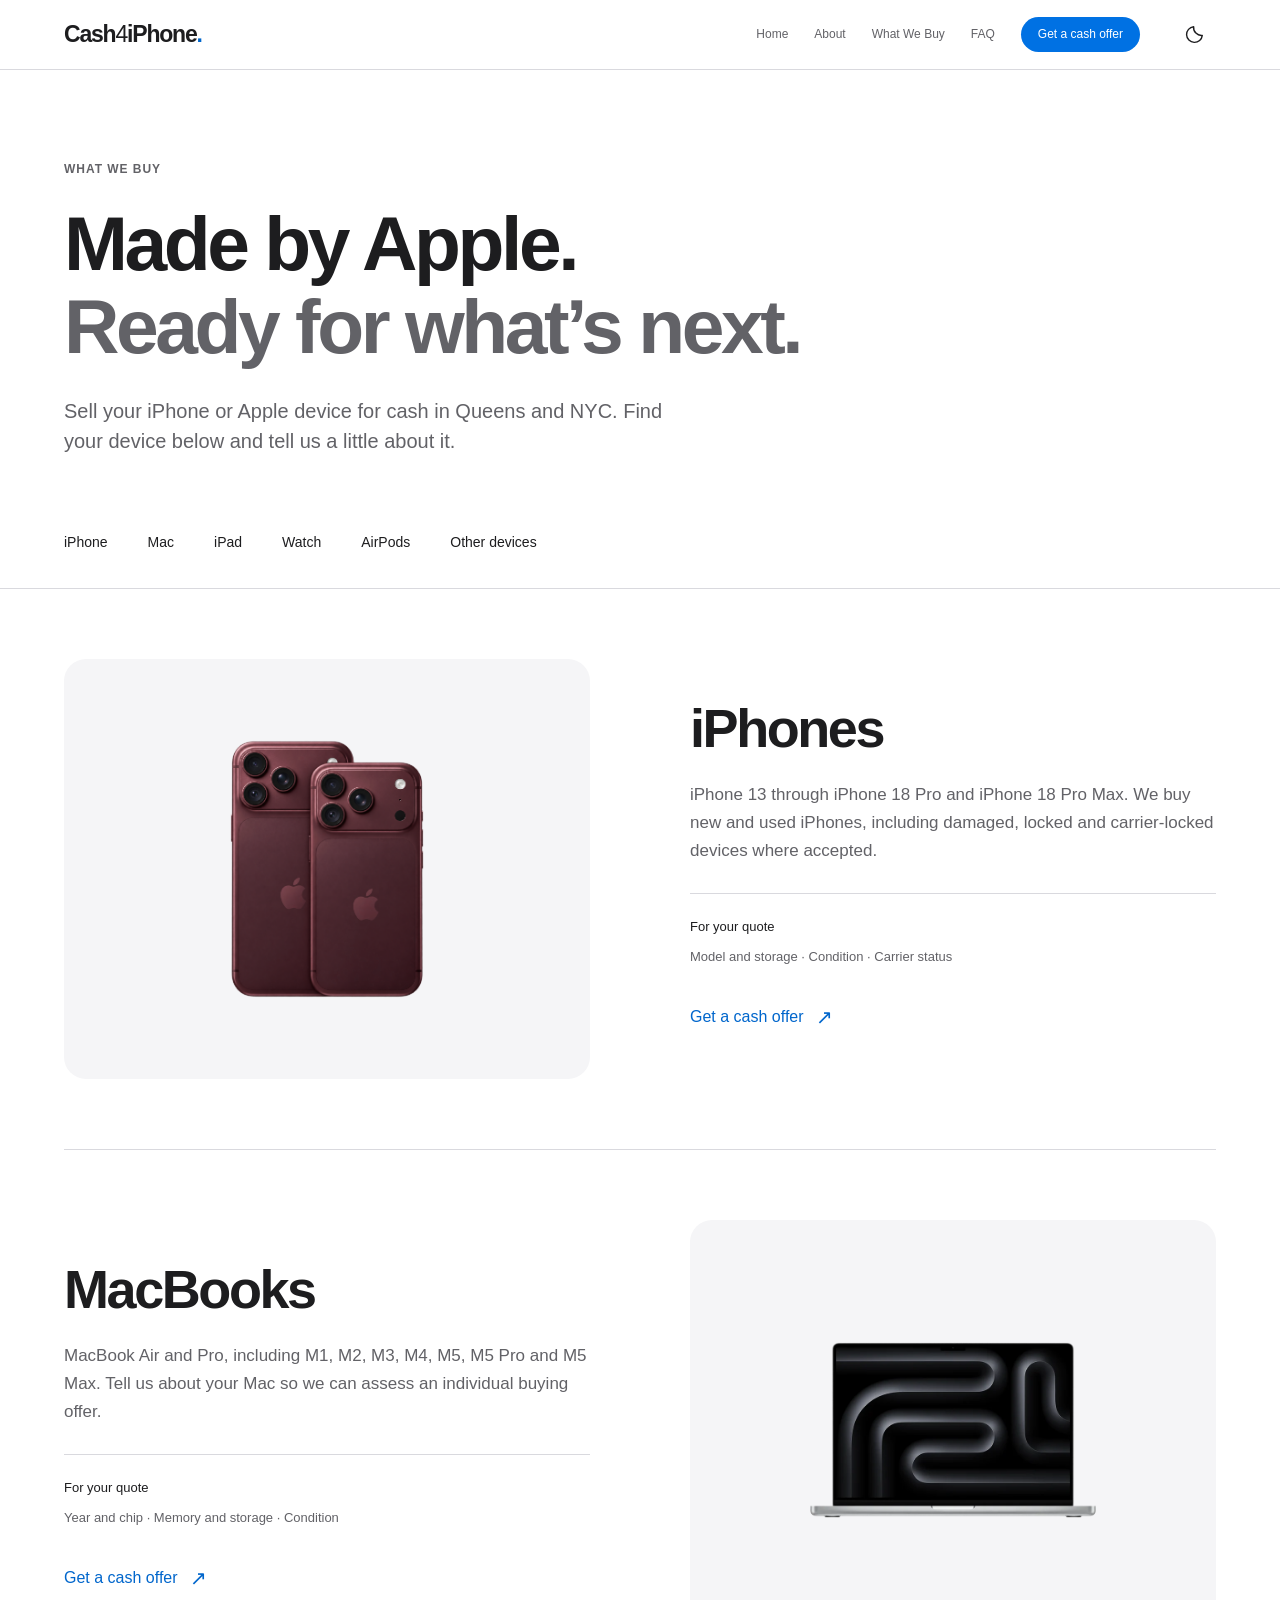
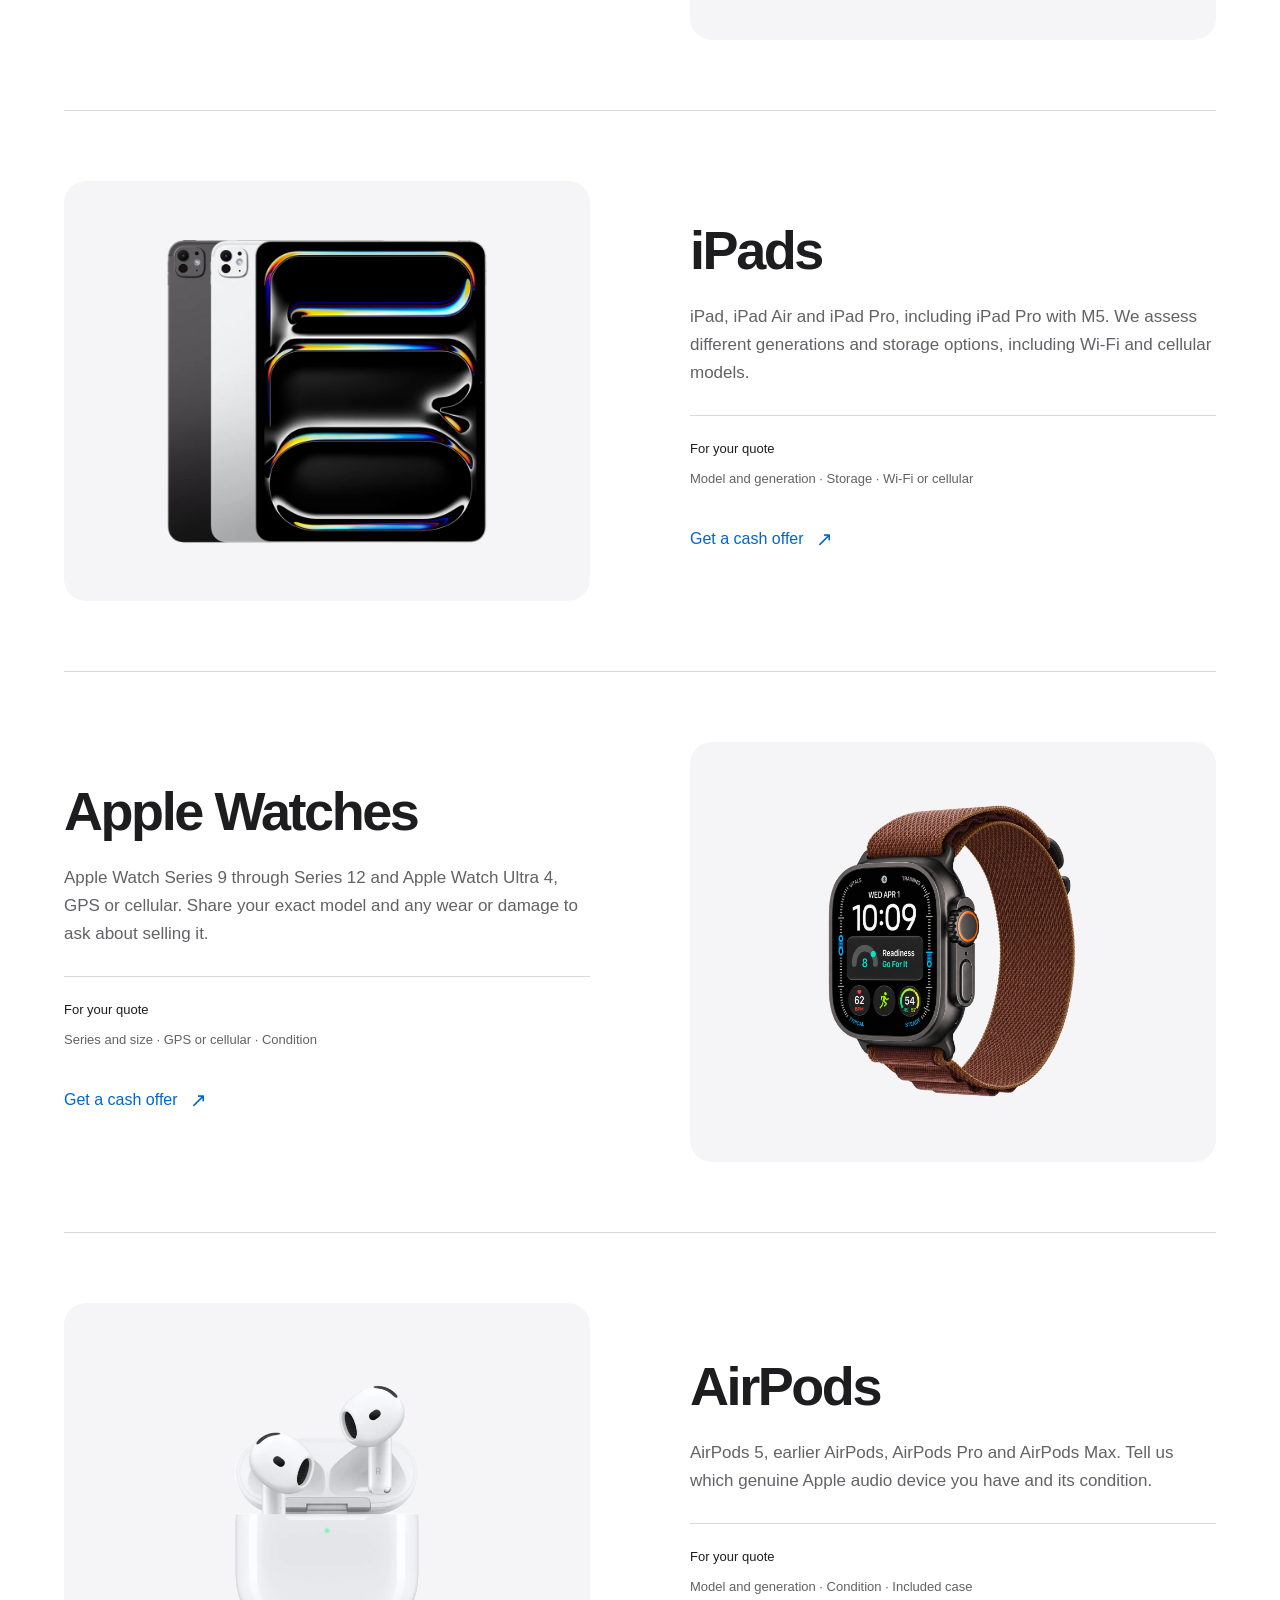
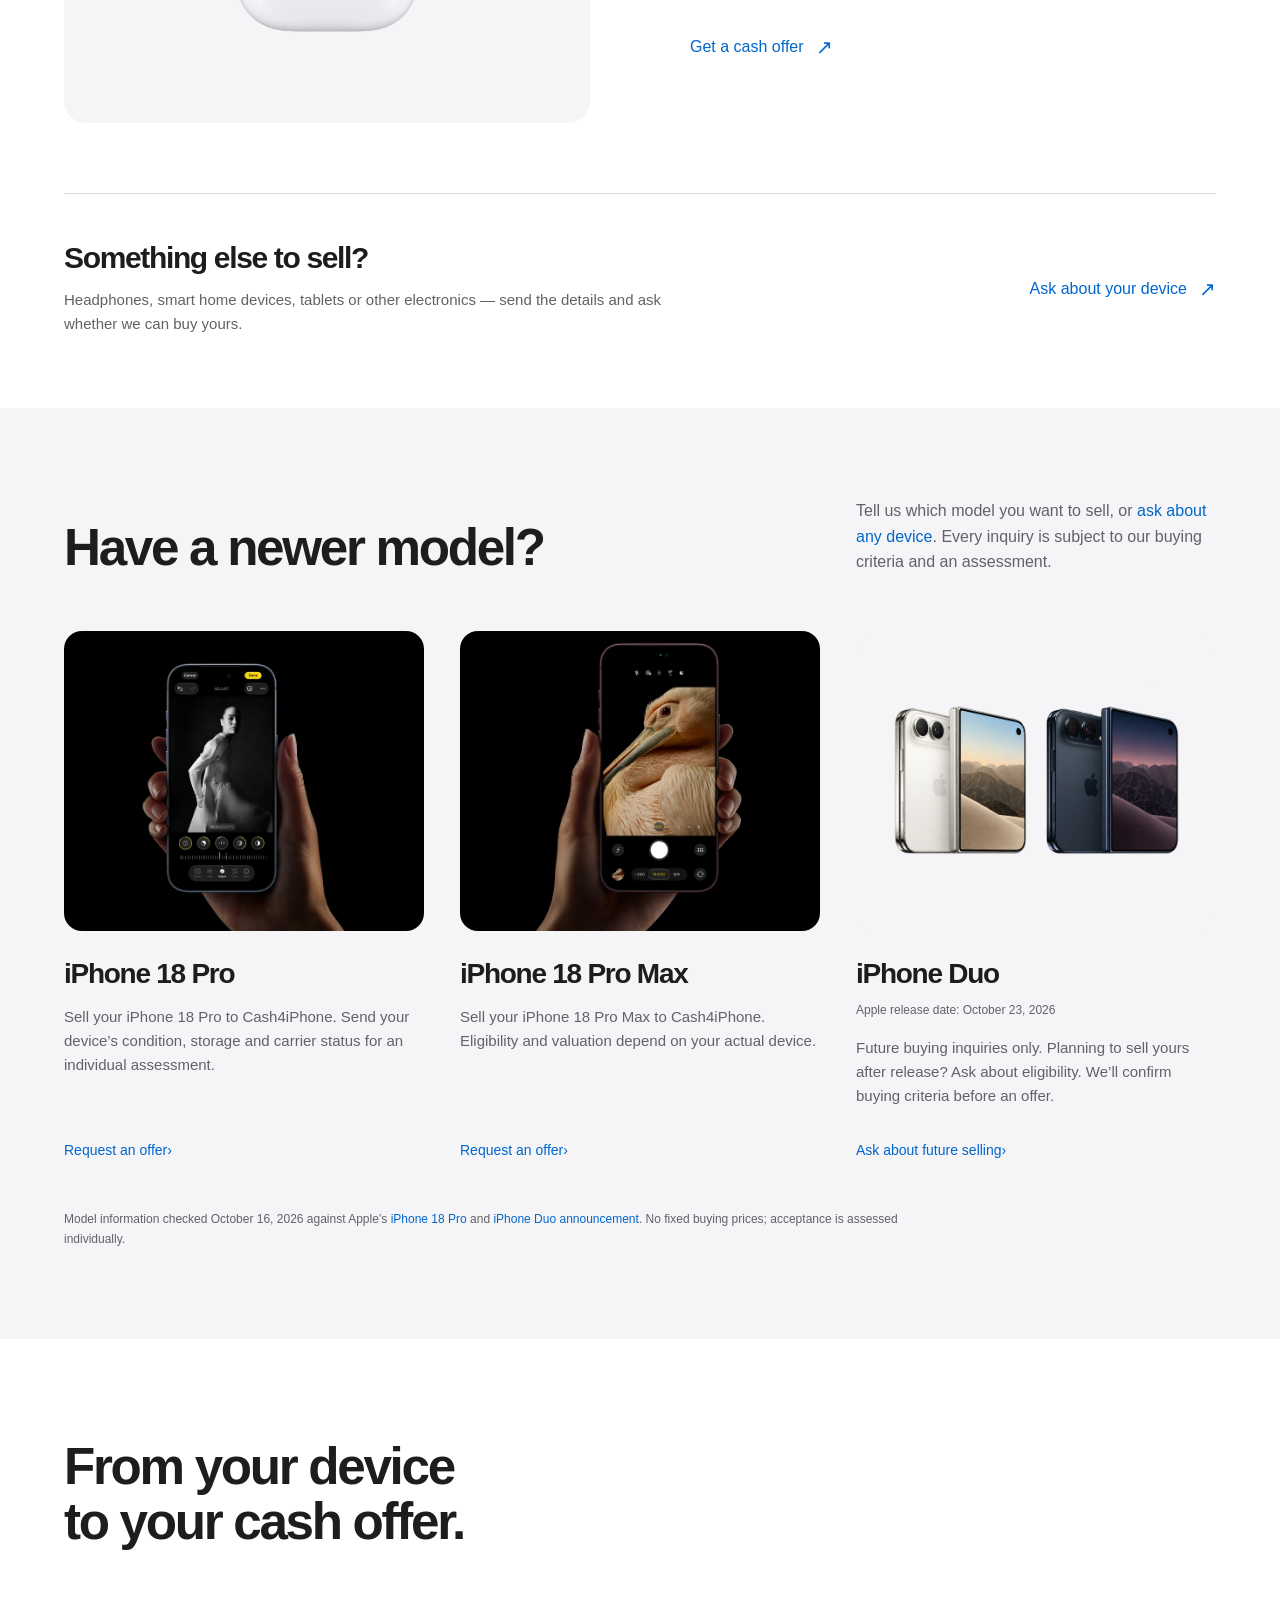
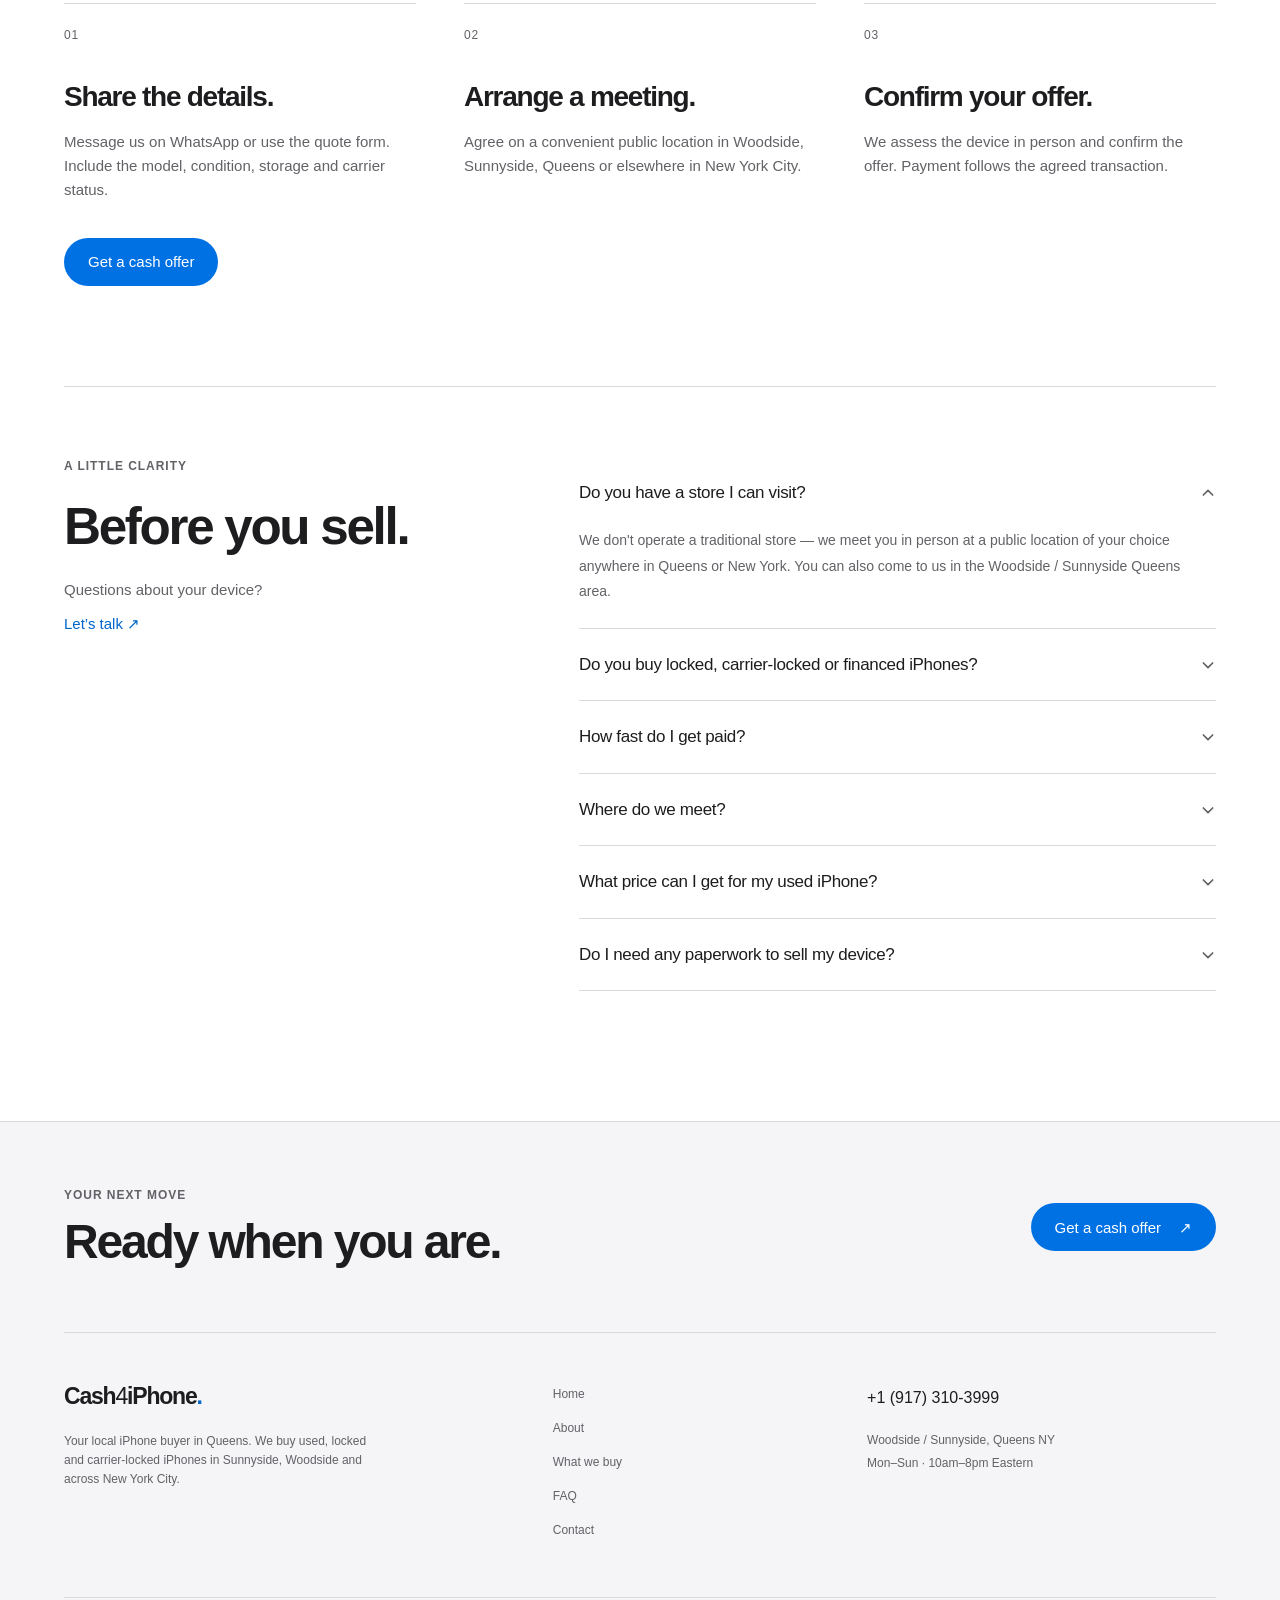
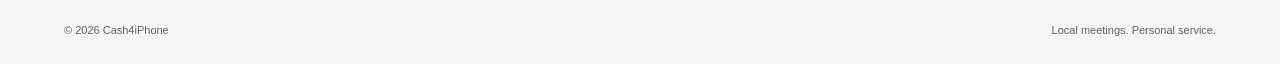
<file: products/index.html>
<!DOCTYPE html>
<html lang="en">
<head>
  <meta charset="UTF-8"/>
  <meta name="viewport" content="width=device-width,initial-scale=1.0"/>
  <title>iPhones We Buy in Queens NY — Cash4iPhone | Cash for iPhones NYC</title>
  <meta name="description" content="Cash4iPhone buys used, locked & carrier-locked iPhones in Queens NY. Request an offer for iPhone 13 to 18 Pro Max, MacBooks, iPads and more. Meet in person in Queens or NYC."/>
  <meta name="keywords" content="sell iPhone for cash Queens NY, cash for iPhone Sunnyside Queens, cash4iphone NYC, iPhone buyer near me New York, sell used iPhone for cash NYC, sell locked iPhone Queens, cash for iPhones NYC, sell iPhone same day Queens"/>
  <link rel="canonical" href="https://cash4iphone.net/products/"/>
  <script src="/theme.js"></script>
  <link rel="stylesheet" href="/style.css"/>
    <!-- Favicon -->
  <link rel="icon" href="/favicon.ico" sizes="48x48"/>
  <link rel="icon" type="image/png" sizes="32x32" href="/favicon-32x32.png"/>
  <link rel="icon" type="image/png" sizes="16x16" href="/favicon-16x16.png"/>
  <link rel="apple-touch-icon" href="/apple-touch-icon.png"/>
  <link rel="manifest" href="/site.webmanifest"/>
  <meta name="msapplication-TileColor" content="#0a1628"/>
  <meta name="theme-color" content="#ffffff"/>

<noscript><style>.hamburger{display:none!important}.mobile-menu{display:flex!important;position:static!important;flex-wrap:wrap}header nav{display:none!important}</style></noscript>
</head>
<body class="products-page">
<a class="skip-link" href="#main">Skip to content</a>
<header>
  <a href="/" class="logo" aria-label="Cash4iPhone home"><span class="brand-name">Cash<span>4</span>iPhone<span class="brand-period">.</span></span></a>
  <nav aria-label="Main navigation">
    <a href="/">Home</a><a href="/about/">About</a><a href="/products/">What We Buy</a><a href="#faq">FAQ</a><a href="/contact-us/" class="cta-nav">Get a cash offer</a>
  </nav>
  <div class="header-tools"><button type="button" class="theme-toggle" aria-label="Switch to dark mode" aria-pressed="false"><svg class="theme-moon" viewBox="0 0 24 24" fill="none" stroke="currentColor" stroke-width="1.6" stroke-linecap="round" stroke-linejoin="round" aria-hidden="true"><path d="M20.9 13A9 9 0 0 1 11 3.1 9 9 0 1 0 20.9 13Z"/></svg><svg class="theme-sun" viewBox="0 0 24 24" fill="none" stroke="currentColor" stroke-width="1.6" stroke-linecap="round" aria-hidden="true"><circle cx="12" cy="12" r="4"/><path d="M12 2v2m0 16v2M2 12h2m16 0h2M4.93 4.93l1.42 1.42m11.3 11.3 1.42 1.42m0-14.14-1.42 1.42M6.35 17.65l-1.42 1.42"/></svg></button><button class="hamburger" aria-label="Open menu" aria-expanded="false" aria-controls="mobile-menu"><span></span><span></span><span></span></button></div>
</header>
<div class="mobile-menu" id="mobile-menu">
  <a href="/">Home</a><a href="/about/">About</a><a href="/products/">What We Buy</a><a href="#faq">FAQ</a><a href="/contact-us/" class="cta-nav">Get a cash offer</a>
</div>

<main id="main"><section class="section-inner page-intro"><p class="eyebrow">What we buy</p><h1 class="display-title">Made by Apple.<br><span>Ready for what’s next.</span></h1><p class="section-subtitle">Sell your iPhone or Apple device for cash in Queens and NYC. Find your device below and tell us a little about it.</p></section>
<nav class="category-nav section-inner" aria-label="Device categories"><a href="#iphones">iPhone</a><a href="#macbooks">Mac</a><a href="#ipads">iPad</a><a href="#watches">Watch</a><a href="#airpods">AirPods</a><a href="#other">Other devices</a></nav>
<section class="device-section"><div class="section-inner device-list"><article class="device-row" id="iphones"><div class="device-photo"><img src="/assets/images/iphone-18-cutout.png" alt="iPhone 18 Pro Max and iPhone 18 Pro in burgundy" width="1085" height="1449" loading="lazy"></div><div class="device-copy"><h2>iPhones</h2><p>iPhone 13 through iPhone 18 Pro and iPhone 18 Pro Max. We buy new and used iPhones, including damaged, locked and carrier-locked devices where accepted.</p><p class="device-details"><strong>For your quote</strong>Model and storage · Condition · Carrier status</p><a class="text-link" href="/contact-us/?device=iPhone#contact-form">Get a cash offer <span aria-hidden="true">↗</span></a></div></article><article class="device-row" id="macbooks"><div class="device-photo"><img src="/assets/images/macbook-web.webp" alt="MacBook Pro" width="800" height="800" loading="lazy"></div><div class="device-copy"><h2>MacBooks</h2><p>MacBook Air and Pro, including M1, M2, M3, M4, M5, M5 Pro and M5 Max. Tell us about your Mac so we can assess an individual buying offer.</p><p class="device-details"><strong>For your quote</strong>Year and chip · Memory and storage · Condition</p><a class="text-link" href="/contact-us/?device=MacBook#contact-form">Get a cash offer <span aria-hidden="true">↗</span></a></div></article><article class="device-row" id="ipads"><div class="device-photo"><img src="/assets/images/ipadpro-web.webp" alt="iPad Pro" width="800" height="800" loading="lazy"></div><div class="device-copy"><h2>iPads</h2><p>iPad, iPad Air and iPad Pro, including iPad Pro with M5. We assess different generations and storage options, including Wi-Fi and cellular models.</p><p class="device-details"><strong>For your quote</strong>Model and generation · Storage · Wi-Fi or cellular</p><a class="text-link" href="/contact-us/?device=iPad#contact-form">Get a cash offer <span aria-hidden="true">↗</span></a></div></article><article class="device-row" id="watches"><div class="device-photo"><img src="/assets/images/watch-ultra-4-cutout.png" alt="Apple Watch Ultra 4 with an Alpine Loop" width="1254" height="1254" loading="lazy"></div><div class="device-copy"><h2>Apple Watches</h2><p>Apple Watch Series 9 through Series 12 and Apple Watch Ultra 4, GPS or cellular. Share your exact model and any wear or damage to ask about selling it.</p><p class="device-details"><strong>For your quote</strong>Series and size · GPS or cellular · Condition</p><a class="text-link" href="/contact-us/?device=Apple%20Watch#contact-form">Get a cash offer <span aria-hidden="true">↗</span></a></div></article><article class="device-row" id="airpods"><div class="device-photo"><img class="image-light" src="/assets/images/airpods-5.webp" alt="AirPods 5 with their charging case" width="653" height="653" loading="lazy"><img class="image-dark" src="/assets/images/airpods-5-dark.png" alt="AirPods 5 with their charging case" width="1254" height="1254" loading="lazy"></div><div class="device-copy"><h2>AirPods</h2><p>AirPods 5, earlier AirPods, AirPods Pro and AirPods Max. Tell us which genuine Apple audio device you have and its condition.</p><p class="device-details"><strong>For your quote</strong>Model and generation · Condition · Included case</p><a class="text-link" href="/contact-us/?device=AirPods#contact-form">Get a cash offer <span aria-hidden="true">↗</span></a></div></article></div><div class="section-inner"><div id="other" class="other-devices"><div><h2>Something else to sell?</h2><p>Headphones, smart home devices, tablets or other electronics — send the details and ask whether we can buy yours.</p></div><a class="text-link" href="/contact-us/?device=Other%20electronics#contact-form">Ask about your device <span aria-hidden="true">↗</span></a></div></div></section>
<section class="model-section" id="latest-models"><div class="section-inner">
<div class="section-heading"><h2 class="section-title">Have a newer model?</h2><p>Tell us which model you want to sell, or <a href="/contact-us/">ask about any device</a>. Every inquiry is subject to our buying criteria and an assessment.</p></div>
<div class="model-grid">
<article class="model-card"><img class="model-portrait" src="/assets/images/iphone-18-pro-portrait.webp" alt="iPhone 18 Pro held in one hand" width="490" height="690" loading="lazy"><h3>iPhone 18 Pro</h3><p>Sell your iPhone 18 Pro to Cash4iPhone. Send your device’s condition, storage and carrier status for an individual assessment.</p><a href="/contact-us/?device=iPhone%2018%20Pro#contact-form">Request an offer <span aria-hidden="true">›</span></a></article>
<article class="model-card"><img class="model-portrait" src="/assets/images/iphone-18-pro-max-portrait.webp" alt="iPhone 18 Pro Max held in one hand" width="490" height="690" loading="lazy"><h3>iPhone 18 Pro Max</h3><p>Sell your iPhone 18 Pro Max to Cash4iPhone. Eligibility and valuation depend on your actual device.</p><a href="/contact-us/?device=iPhone%2018%20Pro%20Max#contact-form">Request an offer <span aria-hidden="true">›</span></a></article>
<article class="model-card"><img src="/assets/images/iphone-duo-cutout.png" alt="Apple iPhone Duo in star white and night sky" width="1674" height="940" loading="lazy"><h3>iPhone Duo</h3><p class="availability">Apple release date: October 23, 2026</p><p>Future buying inquiries only. Planning to sell yours after release? Ask about eligibility. We’ll confirm buying criteria before an offer.</p><a href="/contact-us/?device=iPhone%20Duo#contact-form">Ask about future selling <span aria-hidden="true">›</span></a></article>
</div><p class="model-source">Model information checked October 16, 2026 against Apple’s <a href="https://www.apple.com/iphone-18-pro/">iPhone 18 Pro</a> and <a href="https://www.apple.com/newsroom/2026/09/apple-unveils-iphone-duo/">iPhone Duo announcement</a>. No fixed buying prices; acceptance is assessed individually.</p>
</div></section>
<section class="section-inner buying-guide"><h2 class="section-title">From your device<br>to your cash offer.</h2><ol class="process-inline"><li><span>01</span><h3>Share the details.</h3><p>Message us on WhatsApp or use the quote form. Include the model, condition, storage and carrier status.</p></li><li><span>02</span><h3>Arrange a meeting.</h3><p>Agree on a convenient public location in Woodside, Sunnyside, Queens or elsewhere in New York City.</p></li><li><span>03</span><h3>Confirm your offer.</h3><p>We assess the device in person and confirm the offer. Payment follows the agreed transaction.</p></li></ol><a href="/contact-us/" class="btn btn-primary">Get a cash offer</a></section>
<!-- FAQ Section -->
<div class="section-inner" style="padding-bottom:60px;">
  <div class="text-block">
  <div id="faq" class="faq-section">
    
    <div class="faq-heading"><p class="eyebrow">A little clarity</p><h2 class="section-title">Before you sell.</h2><p>Questions about your device?<br><a href="/contact-us/">Let’s talk <span aria-hidden="true">↗</span></a></p></div>
    
    <div class="faq-accordion">
      <div class="faq-item open">
        <button class="faq-question">
          <span>Do you have a store I can visit?</span>
          <svg class="faq-chevron" fill="none" stroke="currentColor" viewBox="0 0 24 24"><path stroke-linecap="round" stroke-linejoin="round" stroke-width="2.5" d="M19 9l-7 7-7-7"/></svg>
        </button>
        <div class="faq-answer"><p>We don't operate a traditional store — we meet you in person at a public location of your choice anywhere in Queens or New York. You can also come to us in the Woodside / Sunnyside Queens area.</p></div>
      </div>
      <div class="faq-item">
        <button class="faq-question">
          <span>Do you buy locked, carrier-locked or financed iPhones?</span>
          <svg class="faq-chevron" fill="none" stroke="currentColor" viewBox="0 0 24 24"><path stroke-linecap="round" stroke-linejoin="round" stroke-width="2.5" d="M19 9l-7 7-7-7"/></svg>
        </button>
        <div class="faq-answer"><p>Yes! We buy carrier-locked iPhones, locked and financed iPhones that other buyers won't touch. For financed devices — we can buy them, but paying the remaining monthly installments to the carrier remains your responsibility. Contact us via WhatsApp for a quote.</p></div>
      </div>
      <div class="faq-item">
        <button class="faq-question">
          <span>How fast do I get paid?</span>
          <svg class="faq-chevron" fill="none" stroke="currentColor" viewBox="0 0 24 24"><path stroke-linecap="round" stroke-linejoin="round" stroke-width="2.5" d="M19 9l-7 7-7-7"/></svg>
        </button>
        <div class="faq-answer"><p>Instantly — cash in hand the moment we meet and inspect your device. No waiting, no bank transfers, no delays.</p></div>
      </div>
      <div class="faq-item">
        <button class="faq-question">
          <span>Where do we meet?</span>
          <svg class="faq-chevron" fill="none" stroke="currentColor" viewBox="0 0 24 24"><path stroke-linecap="round" stroke-linejoin="round" stroke-width="2.5" d="M19 9l-7 7-7-7"/></svg>
        </button>
        <div class="faq-answer"><p>Anywhere safe and public works — a bank lobby, McDonald's, Starbucks, or any spot in Queens, Sunnyside, or New York City. We come to you.</p></div>
      </div>
      <div class="faq-item">
        <button class="faq-question">
          <span>What price can I get for my used iPhone?</span>
          <svg class="faq-chevron" fill="none" stroke="currentColor" viewBox="0 0 24 24"><path stroke-linecap="round" stroke-linejoin="round" stroke-width="2.5" d="M19 9l-7 7-7-7"/></svg>
        </button>
        <div class="faq-answer"><p>For used phones we give an approximate price based on model, condition, and storage. For brand new unused phones we can give you an exact price. WhatsApp us with your device details for a fast quote.</p></div>
      </div>
      <div class="faq-item">
        <button class="faq-question">
          <span>Do I need any paperwork to sell my device?</span>
          <svg class="faq-chevron" fill="none" stroke="currentColor" viewBox="0 0 24 24"><path stroke-linecap="round" stroke-linejoin="round" stroke-width="2.5" d="M19 9l-7 7-7-7"/></svg>
        </button>
        <div class="faq-answer"><p>No paperwork or ID needed — just make sure it's your own device.</p></div>
      </div>
    </div>
  </div>
  </div>
</div>
</main>

<footer><div class="section-inner"><div class="footer-invitation"><div><p class="eyebrow">Your next move</p><h2>Ready when you are.</h2></div><a href="/contact-us/" class="btn btn-primary">Get a cash offer <span aria-hidden="true">↗</span></a></div><div class="footer-content"><div class="footer-brand"><a href="/" class="logo" aria-label="Cash4iPhone home"><span class="brand-name">Cash<span>4</span>iPhone<span class="brand-period">.</span></span></a><p>Your local iPhone buyer in Queens. We buy used, locked and carrier-locked iPhones in Sunnyside, Woodside and across New York City.</p></div><nav aria-label="Footer navigation"><a href="/">Home</a><a href="/about/">About</a><a href="/products/">What we buy</a><a href="#faq">FAQ</a><a href="/contact-us/">Contact</a></nav><div class="footer-contact"><a href="https://wa.me/19173103999">+1 (917) 310-3999</a><p>Woodside / Sunnyside, Queens NY<br>Mon–Sun · 10am–8pm Eastern</p></div></div><div class="footer-bottom"><span>© 2026 Cash4iPhone</span><span>Local meetings. Personal service.</span></div></div></footer>

<script src="/script.js"></script>
</body>
</html>
</file>
<file: style.css>
/* Cash4iPhone: rebuilt layout system. Shared tokens keep both themes consistent. */
:root{--bg:#fff;--surface:#f5f5f7;--text:#1d1d1f;--muted:#626267;--text-muted:var(--muted);--text-light:var(--muted);--line:#d9d9de;--border:var(--line);--blue:#0066cc;--nav-h:70px;--nav-bg:rgba(255,255,255,.94);--photo:#f5f5f7;--local-bg:#e9eaec;--local-ink:#303034;--field:#fff;--field-line:#a1a1a7;--error-bg:#fff0f0;--error:#a12222;color-scheme:light}
:root[data-theme="dark"]{--bg:#101011;--surface:#1b1b1e;--text:#f5f5f7;--muted:#acacb4;--line:#37373c;--blue:#66b3ff;--nav-bg:rgba(16,16,17,.94);--photo:#202023;--local-bg:#252529;--local-ink:#ededf0;--field:#17171a;--field-line:#6e6e78;--error-bg:#3d2025;--error:#ffb8b8;color-scheme:dark}
*,*::before,*::after{box-sizing:border-box}*{margin:0}html{scroll-behavior:smooth;scroll-padding-top:110px}body{font-family:-apple-system,BlinkMacSystemFont,'Segoe UI',sans-serif;font-size:16px;line-height:1.6;background:var(--bg);color:var(--text);-webkit-font-smoothing:antialiased}h1,h2,h3,h4{font-weight:600;line-height:1.08;letter-spacing:-.045em}p{overflow-wrap:break-word}a{color:var(--blue);text-decoration:none;text-underline-offset:5px}a:hover{text-decoration:underline}img{display:block;max-width:100%;height:auto}button,input,select,textarea{font:inherit}button{cursor:pointer}button:disabled{opacity:.65;cursor:wait}button,a{-webkit-tap-highlight-color:transparent}:focus-visible{outline:3px solid var(--blue);outline-offset:5px}[hidden]{display:none!important}section[id],article[id],form[id]{scroll-margin-top:110px}.section-inner{width:min(1280px,100%);margin-inline:auto;padding-inline:64px}.eyebrow,.small-label{font-size:12px;font-weight:600;letter-spacing:.08em;line-height:1.5;text-transform:uppercase;color:var(--muted)}.eyebrow{margin-bottom:24px}.section-title{font-size:clamp(36px,4vw,56px)}.section-title em,.display-title em{font-style:normal}.section-heading{display:flex;justify-content:space-between;align-items:flex-end;gap:48px;margin-bottom:56px}.section-heading>p{max-width:360px;color:var(--muted)}.section-subtitle{font-size:20px;line-height:1.5;color:var(--muted);max-width:600px}.text-link{display:inline-flex;gap:12px;align-items:center;min-height:44px;font-size:16px}.text-link span{font-size:20px}.skip-link{position:fixed;left:16px;top:-100px;z-index:2000;background:var(--bg);padding:12px 20px}.skip-link:focus{top:10px}
/* Navigation */
header{height:var(--nav-h);position:sticky;top:0;z-index:1000;display:flex;align-items:center;padding:0 max(24px,calc((100% - 1152px)/2));background:var(--nav-bg);backdrop-filter:blur(20px);border-bottom:1px solid var(--line);gap:32px}.logo{color:var(--text);display:inline-flex;align-items:center;flex-shrink:0}.logo:hover{text-decoration:none}.brand-name{font-size:23px;line-height:1;letter-spacing:-1.2px;font-weight:650}.brand-name>span:first-child{font-weight:400}.brand-period{color:var(--blue)}header nav{display:flex;gap:26px;align-items:center;margin-left:auto}header nav a{font-size:12px;min-height:44px;display:flex;align-items:center;color:var(--muted)}header nav a.active{color:var(--text)}header nav a.active:not(.cta-nav){text-decoration:underline;text-underline-offset:7px}.cta-nav{border-radius:24px;background:#0071e3;color:#fff!important;padding:8px 17px;min-height:34px!important}.cta-nav:hover{text-decoration:none;background:#0066cc}.header-tools{display:flex;gap:8px;align-items:center}.theme-toggle,.hamburger{border:0;background:transparent;color:var(--text);width:44px;height:44px;display:inline-flex;align-items:center;justify-content:center;border-radius:50%;padding:10px}.theme-toggle:hover,.hamburger:hover{background:var(--surface)}.theme-toggle svg{width:21px;height:21px}.theme-sun{display:none}[data-theme="dark"] .theme-sun{display:block}[data-theme="dark"] .theme-moon{display:none}.hamburger{display:none;flex-direction:column;gap:5px}.hamburger span{width:20px;height:1.5px;background:currentColor}.hamburger.open span:first-child{transform:translateY(6.5px) rotate(45deg)}.hamburger.open span:nth-child(2){opacity:0}.hamburger.open span:last-child{transform:translateY(-6.5px) rotate(-45deg)}.mobile-menu{display:none;position:fixed;top:var(--nav-h);inset-inline:0;background:var(--bg);border-bottom:1px solid var(--line);z-index:999;padding:24px}.mobile-menu a{display:block;padding:14px 8px;font-size:21px;color:var(--text)}.mobile-menu .cta-nav{text-align:center;margin-top:16px;font-size:16px}
/* Shared actions */
.btn{display:inline-flex;align-items:center;justify-content:center;gap:18px;min-height:48px;padding:13px 24px;border:0;border-radius:28px;font-size:15px;line-height:1.4;font-weight:500}.btn:hover{text-decoration:none}.btn-primary{background:#0071e3;color:#fff}.btn-primary:hover{background:#0066cc}.btn-white{background:#fff;color:#1d1d1f}.btn-green{background:#206b36;color:white}
/* Home: centered opening, a separate product stage, and a compact service line. */
.home-hero{background:var(--surface);padding-top:65px;overflow:hidden}.hero-intro{text-align:center;padding-inline:24px}.hero-intro .eyebrow{margin-bottom:22px}.hero-intro h1{font-size:clamp(56px,7.8vw,108px);line-height:1;letter-spacing:-.065em}.hero-subtitle{font-size:23px;line-height:1.4;letter-spacing:-.02em;color:var(--muted);margin-top:22px}.hero-actions{display:flex;justify-content:center;align-items:center;gap:28px;margin-top:26px}.hero-stage{display:grid;grid-template-columns:1fr 390px 1fr;gap:50px;align-items:center;padding-top:36px;padding-bottom:32px}.hero-stage>img{width:100%;height:370px;object-fit:contain}.stage-note{padding-top:36px}.stage-note:last-child{text-align:right}.stage-note .small-label{font-size:14px}.stage-note p{font-size:28px;font-weight:500;line-height:1.35;letter-spacing:-.025em;margin-top:14px}.service-strip{border-block:1px solid var(--line)}.service-strip .section-inner{display:flex;justify-content:space-between;gap:24px;padding-block:20px}.service-strip p{color:var(--muted);font-size:12px}.device-discovery{padding-block:112px}.category-collection{display:grid;grid-template-columns:repeat(5,minmax(0,1fr));gap:22px}.category-tile{color:var(--text);min-width:0}.category-tile:hover{text-decoration:none}.category-image{background:var(--photo);border-radius:18px;padding:24px 18px;height:210px;display:flex;align-items:center;justify-content:center;overflow:hidden}.category-image img{width:100%;height:100%;object-fit:contain;mix-blend-mode:normal;transition:transform .25s ease}.category-tile:hover img{transform:scale(1.04)}.category-title{display:flex;align-items:center;justify-content:space-between;gap:8px;margin-top:22px}.category-title h3{font-size:21px;letter-spacing:-.035em}.category-title>span{color:var(--blue);font-size:19px}.category-tile>p{font-size:12px;color:var(--muted);margin-top:6px}.offer-feature{background:var(--surface);color:var(--text);padding:100px 0}.offer-feature>.section-inner{display:grid;grid-template-columns:1.25fr 1fr;gap:110px;align-items:center}.offer-feature .eyebrow{color:var(--muted)}.offer-feature h2{font-size:clamp(40px,4.3vw,60px)}.offer-feature-heading>p:not(.eyebrow){color:var(--muted);margin-top:28px;font-size:18px}.offer-feature .btn{margin-top:34px;background:#0071e3;color:#fff}.offer-factors>div{display:grid;grid-template-columns:28px 1fr;gap:8px 22px;padding:24px 0;border-bottom:1px solid var(--line)}.offer-factors>div:first-child{padding-top:0}.offer-factors>div:last-child{border-bottom:0}.offer-factors span{color:var(--muted);font-size:12px;grid-row:1 / 3;padding-top:6px}.offer-factors h3{font-size:29px}.offer-factors p{color:var(--muted);font-size:14px;grid-column:2}.journey{padding-block:112px}.process-inline{display:grid;grid-template-columns:repeat(3,1fr);gap:48px;padding:0;list-style:none;margin-top:54px}.process-inline li{border-top:1px solid var(--line);padding-top:22px}.process-inline li>span{display:block;font-size:12px;letter-spacing:.06em;color:var(--muted);margin-bottom:36px}.process-inline h3{font-size:28px;margin-bottom:18px}.process-inline p{font-size:15px;color:var(--muted)}.seller-terms{margin-top:40px;border-top:1px solid var(--line);padding-top:18px;font-size:12px;color:var(--muted)}.seller-terms summary{cursor:pointer;min-height:44px;display:list-item;align-content:center}.seller-terms p{max-width:900px;line-height:1.7;margin-top:12px}
/* Device catalogue: open alternating rows, no retail checkout. */
.page-intro{padding-block:90px 64px}.display-title{font-size:clamp(48px,6vw,84px)}.display-title span{color:var(--muted)}.page-intro .section-subtitle{margin-top:28px}.category-nav{display:flex;gap:40px;border-bottom:1px solid var(--line);padding-bottom:24px;overflow-x:auto}.category-nav a{font-size:14px;color:var(--text);min-height:44px;display:flex;align-items:center;white-space:nowrap}.device-row{display:grid;grid-template-columns:1fr 1fr;gap:100px;align-items:center;padding:70px 0;border-bottom:1px solid var(--line)}.device-row:nth-child(even) .device-photo{order:2}.device-photo{height:420px;background:var(--photo);border-radius:22px;padding:44px;display:flex;align-items:center;justify-content:center}.device-photo img{width:100%;height:100%;object-fit:contain;mix-blend-mode:normal}.device-copy h2{font-size:54px;margin-bottom:24px}.device-copy>p{font-size:17px;color:var(--muted);line-height:1.65}.device-details{margin:28px 0;font-size:13px!important;padding-top:22px;border-top:1px solid var(--line)}.device-details strong{display:block;color:var(--text);font-weight:500;margin-bottom:8px}.other-devices{display:flex;justify-content:space-between;align-items:center;gap:48px;padding:48px 0 72px}.other-devices h2{font-size:30px;margin-bottom:14px}.other-devices p{font-size:15px;color:var(--muted);max-width:620px}.other-devices .text-link{flex-shrink:0}.model-section{background:var(--surface);padding-block:90px}.model-grid{display:grid;grid-template-columns:repeat(3,1fr);gap:36px}.model-card{display:flex;flex-direction:column;align-items:flex-start}.model-card img{width:100%;height:300px;object-fit:contain;background:var(--photo);border-radius:18px;margin-bottom:28px}.model-card .model-portrait{background:#000}.model-card h3{font-size:28px}.model-card p{font-size:15px;color:var(--muted);margin:16px 0 20px}.model-card .availability{font-size:12px;margin:12px 0 0}.model-card a{margin-top:auto;min-height:44px;display:flex;align-items:center;font-size:14px}.model-source{margin-top:38px;font-size:12px;color:var(--muted);max-width:860px}.buying-guide{padding-block:100px}.buying-guide>.btn{margin-top:36px}
/* About: a typographic local-service editorial. */
.about-masthead{padding-block:92px 80px}.about-masthead h1{font-size:clamp(54px,7vw,96px);line-height:1.02}.about-masthead h1>span{color:var(--muted)}.about-lead{display:grid;grid-template-columns:1fr 1fr;gap:100px;margin-top:50px}.about-lead>p:first-child{font-size:27px;line-height:1.35;max-width:390px;letter-spacing:-.025em}.about-lead>p:last-child{font-size:17px;color:var(--muted)}.local-feature{background:var(--surface);padding-block:80px}.local-feature>.section-inner{display:grid;grid-template-columns:1fr 1fr;gap:100px;align-items:center}.local-type{height:420px;background:transparent;color:var(--text);border-radius:0;padding:48px 0;display:flex;flex-direction:column;justify-content:center;letter-spacing:-.06em}.local-type>span:first-child{font-size:44px;line-height:1.2}.local-type strong{font-size:clamp(54px,6.3vw,88px);font-weight:600;line-height:1.2}.local-type>span:last-child{font-size:12px;letter-spacing:.04em;margin-top:68px;text-transform:uppercase}.local-copy h2{font-size:40px;margin-bottom:24px}.local-copy>p:not(.eyebrow){font-size:16px;color:var(--muted);margin-bottom:20px}.about-principles{padding-block:105px}.principle-list article{display:grid;grid-template-columns:50px 1fr 1fr;gap:30px;border-top:1px solid var(--line);padding-block:32px}.principle-list article>span{font-size:13px;color:var(--muted);padding-top:5px}.principle-list h3{font-size:27px}.principle-list p{color:var(--muted);font-size:15px}.about-contact{display:grid;grid-template-columns:1fr 1fr;gap:100px;padding-bottom:110px}.about-contact>div>p:not(.eyebrow){color:var(--muted);font-size:18px}.business-details{display:grid;grid-template-columns:1fr 1fr;gap:24px;margin-block:32px;padding-top:24px;border-top:1px solid var(--line)}.business-details dt,.contact-facts dt{font-size:12px;color:var(--muted);margin-bottom:8px}.business-details dd,.contact-facts dd{margin:0;font-size:15px}
/* Contact: two clear form groups beside a quiet, persistent introduction. */
.contact-layout{display:grid;grid-template-columns:1fr 1.2fr;gap:100px;align-items:start;padding-block:80px 100px}.contact-intro{position:sticky;top:120px}.contact-intro h1{font-size:clamp(52px,5.6vw,78px);line-height:1.02}.contact-intro h1 span{color:var(--muted)}.contact-lead{color:var(--muted);font-size:18px;max-width:350px;margin-block:28px 16px}.contact-intro .text-link{font-size:14px}.contact-facts{margin-top:42px;display:grid;gap:24px}.contact-facts>div{border-top:1px solid var(--line);padding-top:18px}.contact-form-card{min-width:0;padding:36px;background:var(--surface);border-radius:22px}.contact-hours-note{font-size:12px;color:var(--muted);margin-bottom:10px}.form-title{font-size:28px}.form-description{font-size:14px;color:var(--muted);margin:12px 0 32px}fieldset{border:0;padding:0;min-width:0;margin:0 0 30px}legend{width:100%;font-size:17px;font-weight:600;padding:0 0 22px;letter-spacing:-.02em}legend span{font-size:11px;color:var(--muted);border:1px solid var(--line);border-radius:50%;display:inline-flex;justify-content:center;align-items:center;width:27px;height:27px;margin-right:10px}.form-row{display:grid;grid-template-columns:1fr 1fr;gap:18px}.form-group{display:flex;flex-direction:column;gap:8px;margin-bottom:20px}.form-group label{font-size:13px;font-weight:500}.field-hint{font-size:11px;font-weight:400;color:var(--muted)}.field-tip{font-size:11px;color:var(--muted)}.form-group input,.form-group textarea,.form-group select{width:100%;min-height:48px;border:1px solid var(--field-line);border-radius:8px;background:var(--field);color:var(--text);font-size:16px;line-height:1.5;padding:12px}.form-group input::placeholder,.form-group textarea::placeholder{color:var(--muted);opacity:1}.form-group textarea{min-height:130px;resize:vertical}.form-error{background:var(--error-bg);color:var(--error);padding:18px;border-radius:10px;font-size:14px;margin-bottom:24px}.form-note{font-size:12px;color:var(--muted);margin-bottom:20px}.upload-area{position:relative;border:1px dashed var(--field-line);border-radius:10px;overflow:hidden}.upload-area:focus-within{outline:3px solid var(--blue);outline-offset:3px}.upload-area.drag-over{background:var(--field)}.upload-input{position:absolute;inset:0;width:100%;height:100%;max-height:200px;opacity:0;z-index:2;cursor:pointer}.upload-body{padding:28px 16px;text-align:center;display:flex;flex-direction:column;align-items:center;gap:10px;pointer-events:none}.upload-title{font-size:14px}.upload-sub{font-size:11px;color:var(--muted);max-width:250px}.upload-preview{display:flex;gap:12px;flex-wrap:wrap;padding:12px}.upload-preview:empty{display:none}.preview-thumb{position:relative;width:90px;height:90px;overflow:hidden;border-radius:8px}.preview-thumb img{width:100%;height:100%;object-fit:cover}.preview-remove{position:absolute;right:3px;top:3px;z-index:3;background:#1d1d1f;color:#fff;border:0;border-radius:50%;width:30px;height:30px;display:flex;align-items:center;justify-content:center}.upload-count{display:none;padding:0 12px 12px;font-size:12px;color:var(--blue)}.upload-count.visible{display:block}
/* Shared questions and local search content retain their crawlable text. */
.text-block{width:100%}.faq-section{display:grid;grid-template-columns:1fr 1.4fr;gap:60px;padding-block:70px;border-top:1px solid var(--line)}.faq-heading>p:last-child{font-size:15px;color:var(--muted);margin-top:24px}.faq-heading>p:last-child a{display:inline-block;margin-top:10px;min-height:44px}.faq-item{border-bottom:1px solid var(--line)}.faq-question{width:100%;border:0;background:transparent;display:flex;align-items:center;justify-content:space-between;gap:24px;text-align:left;padding:23px 0;color:var(--text)}.faq-question>span{font-size:17px;font-weight:500;line-height:1.5;letter-spacing:-.02em}.faq-chevron{width:16px;height:16px;flex-shrink:0;color:var(--muted)}.faq-item.open .faq-chevron{transform:rotate(180deg)}.faq-answer p{font-size:14px;line-height:1.8;color:var(--muted);padding:0 24px 24px 0}.local-editorial{border-top:1px solid var(--line);padding-top:60px;display:grid;grid-template-columns:1fr 1.4fr;gap:24px 60px}.local-editorial h2{font-size:34px;grid-row:1 / 3}.local-editorial p{font-size:14px;color:var(--muted)}
/* Footer */
footer{background:var(--surface);border-top:1px solid var(--line)}.footer-invitation{display:flex;justify-content:space-between;align-items:center;gap:32px;padding-block:64px;border-bottom:1px solid var(--line)}.footer-invitation .eyebrow{margin-bottom:12px}.footer-invitation h2{font-size:48px}.footer-content{display:grid;grid-template-columns:1.2fr .7fr 1fr;gap:70px;padding-block:52px}.footer-brand p{max-width:320px;font-size:12px;color:var(--muted);margin-top:20px}.footer-content nav{display:grid;align-content:start;gap:10px}.footer-content nav a{font-size:12px;color:var(--muted);min-height:24px}.footer-contact>a{font-size:16px;color:var(--text)}.footer-contact p{font-size:12px;color:var(--muted);line-height:1.9;margin-top:18px}.footer-bottom{display:flex;justify-content:space-between;gap:20px;border-top:1px solid var(--line);padding-block:24px;font-size:11px;color:var(--muted)}
/* Tablet */
@media(max-width:1100px){.section-inner{padding-inline:36px}header{gap:22px;padding-inline:30px}header nav{gap:18px}.hero-stage{grid-template-columns:1fr 330px 1fr;gap:28px}.hero-stage>img{height:330px}.stage-note p{font-size:23px}.category-collection{gap:16px}.category-image{height:180px;padding:20px 12px}.category-title h3{font-size:19px}.offer-feature>.section-inner,.device-row,.local-feature>.section-inner,.about-lead,.about-contact{gap:60px}.contact-layout{gap:50px}.contact-form-card{padding:28px}.device-photo{height:360px}.footer-content{gap:36px}.model-grid{gap:24px}}
/* Mobile: recompose each section instead of scaling the desktop down. */
@media(max-width:768px){:root{--nav-h:64px}.section-inner{padding-inline:24px}header{padding-inline:20px;gap:12px}.brand-name{font-size:22px}header nav{display:none}.header-tools{margin-left:auto;gap:2px}.hamburger{display:flex}.mobile-menu.open{display:block}.section-title{font-size:38px}.section-heading{display:block;margin-bottom:32px}.section-heading>.text-link{margin-top:20px}.section-heading>p{margin-top:22px}.eyebrow{font-size:11px;margin-bottom:18px}.home-hero{padding-top:48px}.hero-intro h1{font-size:clamp(47px,8.5vw,66px);letter-spacing:-.055em}.hero-subtitle{font-size:19px;margin-top:20px}.hero-actions{gap:16px;margin-top:24px}.hero-actions .text-link{font-size:14px;gap:6px}.hero-actions .btn{font-size:14px;padding-inline:20px}.hero-stage{grid-template-columns:1fr 1fr;gap:24px;padding-top:30px;padding-bottom:30px}.hero-stage>img{grid-row:1;grid-column:1 / -1;height:300px;width:100%;max-width:340px;justify-self:center}.stage-note{padding:0;text-align:center!important}.stage-note .small-label{font-size:12px}.stage-note p{font-size:19px;margin-top:10px}.small-label{font-size:10px}.service-strip .section-inner{display:grid;grid-template-columns:1fr;gap:6px;text-align:center;padding-block:18px}.service-strip p{font-size:11px}.device-discovery{padding-block:64px}.category-collection{grid-template-columns:repeat(2,minmax(0,1fr));gap:28px 18px}.category-image{height:200px;padding:24px}.category-title{margin-top:16px}.category-title h3{font-size:21px}.category-tile>p{font-size:12px}.category-tile:last-child{grid-column:1 / -1;display:grid;grid-template-columns:1fr 1fr;gap:0 24px;align-items:center}.category-tile:last-child .category-image{grid-row:1 / 3}.category-tile:last-child .category-title{align-self:end;margin:0}.category-tile:last-child>p{align-self:start}.offer-feature{padding-block:64px}.offer-feature>.section-inner{grid-template-columns:1fr;gap:46px}.offer-feature h2{font-size:42px}.offer-feature-heading>p:not(.eyebrow){font-size:16px;margin-top:24px}.offer-feature .btn{margin-top:28px}.offer-factors h3{font-size:26px}.journey{padding-block:64px}.process-inline{grid-template-columns:1fr;gap:30px;margin-top:34px}.process-inline li>span{margin-bottom:18px}.process-inline h3{font-size:27px;margin-bottom:14px}.seller-terms{margin-top:30px}.page-intro{padding-block:54px 38px}.display-title{font-size:48px}.page-intro .section-subtitle{font-size:18px;margin-top:24px}.category-nav{gap:26px;padding-bottom:16px}.device-row{grid-template-columns:1fr;gap:30px;padding-block:42px}.device-row:nth-child(even) .device-photo{order:0}.device-photo{height:340px;padding:40px}.device-copy h2{font-size:40px;margin-bottom:18px}.device-copy>p{font-size:16px}.device-details{margin:22px 0}.other-devices{display:block;padding-block:36px 48px}.other-devices h2{font-size:28px}.other-devices .text-link{margin-top:18px}.model-section{padding-block:60px}.model-grid{grid-template-columns:1fr;gap:36px}.model-card{display:grid;grid-template-columns:135px 1fr;gap:0 22px;align-items:start}.model-card img{grid-column:1;grid-row:1 / 5;height:200px;margin:0}.model-card h3,.model-card p,.model-card a{grid-column:2}.model-card h3{font-size:25px}.model-card p{font-size:14px;margin:14px 0}.model-card a{line-height:1.5}.model-source{margin-top:28px}.buying-guide{padding-block:60px}.about-masthead{padding-block:56px}.about-masthead h1{font-size:clamp(46px,8.4vw,66px)}.about-lead{grid-template-columns:1fr;gap:22px;margin-top:32px}.about-lead>p:first-child{font-size:24px}.about-lead>p:last-child{font-size:16px}.local-feature{padding-block:48px}.local-feature>.section-inner{grid-template-columns:1fr;gap:36px}.local-type{height:auto;min-height:240px;padding:16px 0}.local-type>span:first-child{font-size:36px}.local-type strong{font-size:70px}.local-type>span:last-child{margin-top:40px}.local-copy h2{font-size:36px}.about-principles{padding-block:64px}.principle-list article{grid-template-columns:28px 1fr;gap:14px 18px;padding-block:26px}.principle-list article>span{grid-row:1 / 3}.principle-list h3{font-size:25px}.principle-list p{grid-column:2}.about-contact{grid-template-columns:1fr;gap:30px;padding-bottom:60px}.about-contact>div>p:not(.eyebrow){font-size:17px}.business-details{gap:18px}.contact-layout{grid-template-columns:1fr;gap:36px;padding-block:52px 60px}.contact-intro{position:static}.contact-intro h1{font-size:55px}.contact-intro h1 br{display:none}.contact-intro h1 br::after{content:' '}.contact-lead{font-size:17px;margin-top:24px;max-width:500px}.contact-facts{grid-template-columns:1fr 1fr;gap:20px;margin-top:24px}.contact-facts dd{font-size:13px}.contact-form-card{padding:28px 24px}.form-title{font-size:28px}.faq-section{grid-template-columns:1fr;gap:20px;padding-block:48px}.faq-heading>p:last-child{margin-top:18px}.faq-question>span{font-size:16px}.faq-question{padding-block:20px}.local-editorial{grid-template-columns:1fr;gap:22px;padding-top:40px}.local-editorial h2{grid-row:auto;font-size:32px}.footer-invitation{align-items:flex-start;flex-direction:column;padding-block:44px;gap:24px}.footer-invitation h2{font-size:40px}.footer-content{grid-template-columns:1fr 1fr;gap:32px;padding-block:36px}.footer-brand{grid-column:1 / -1}.footer-brand p{max-width:400px}.footer-content nav a{min-height:32px}.footer-contact>a{font-size:14px}.footer-bottom{font-size:10px}.contact-us-page .footer-invitation{display:none}}
@media(max-width:390px){.section-inner{padding-inline:20px}.hero-intro{padding-inline:16px}.hero-intro h1{font-size:45px}.hero-actions{gap:10px}.hero-actions .btn{padding-inline:16px;font-size:13px}.hero-actions .text-link{font-size:12px}.hero-stage>img{height:270px}.category-image{height:160px;padding:18px}.category-title h3{font-size:19px}.category-tile>p{font-size:11px}.section-title{font-size:34px}.offer-feature h2{font-size:37px}.display-title{font-size:42px}.device-photo{height:280px;padding:30px}.model-card{grid-template-columns:100px 1fr;gap:0 16px}.model-card img{height:160px}.model-card h3{font-size:22px}.model-card p{font-size:13px}.about-masthead h1{font-size:43px}.local-type{padding:16px 0;height:auto;min-height:220px}.local-type strong{font-size:60px}.contact-intro h1{font-size:48px}.contact-form-card{padding:24px 18px}.form-row{grid-template-columns:1fr;gap:0}.form-title{font-size:26px}.contact-facts{grid-template-columns:1fr}.footer-content{gap:24px}.footer-contact>a{font-size:12px}}
@media(prefers-reduced-motion:reduce){html{scroll-behavior:auto}*,*::before,*::after{transition:none!important;animation:none!important}}

/* Theme-specific photography keeps white products intact without color filters. */
img.image-dark{display:none}
[data-theme="dark"] img.image-light{display:none}
[data-theme="dark"] img.image-dark{display:block}

/* OLED accents: true black for the product-led sections; charcoal retains depth elsewhere. */
[data-theme="dark"] header,
[data-theme="dark"] .mobile-menu,
[data-theme="dark"] .home-hero,
[data-theme="dark"] .model-section,
[data-theme="dark"] footer{background:#000}
[data-theme="dark"] .model-card img{background:#000}
</file>
